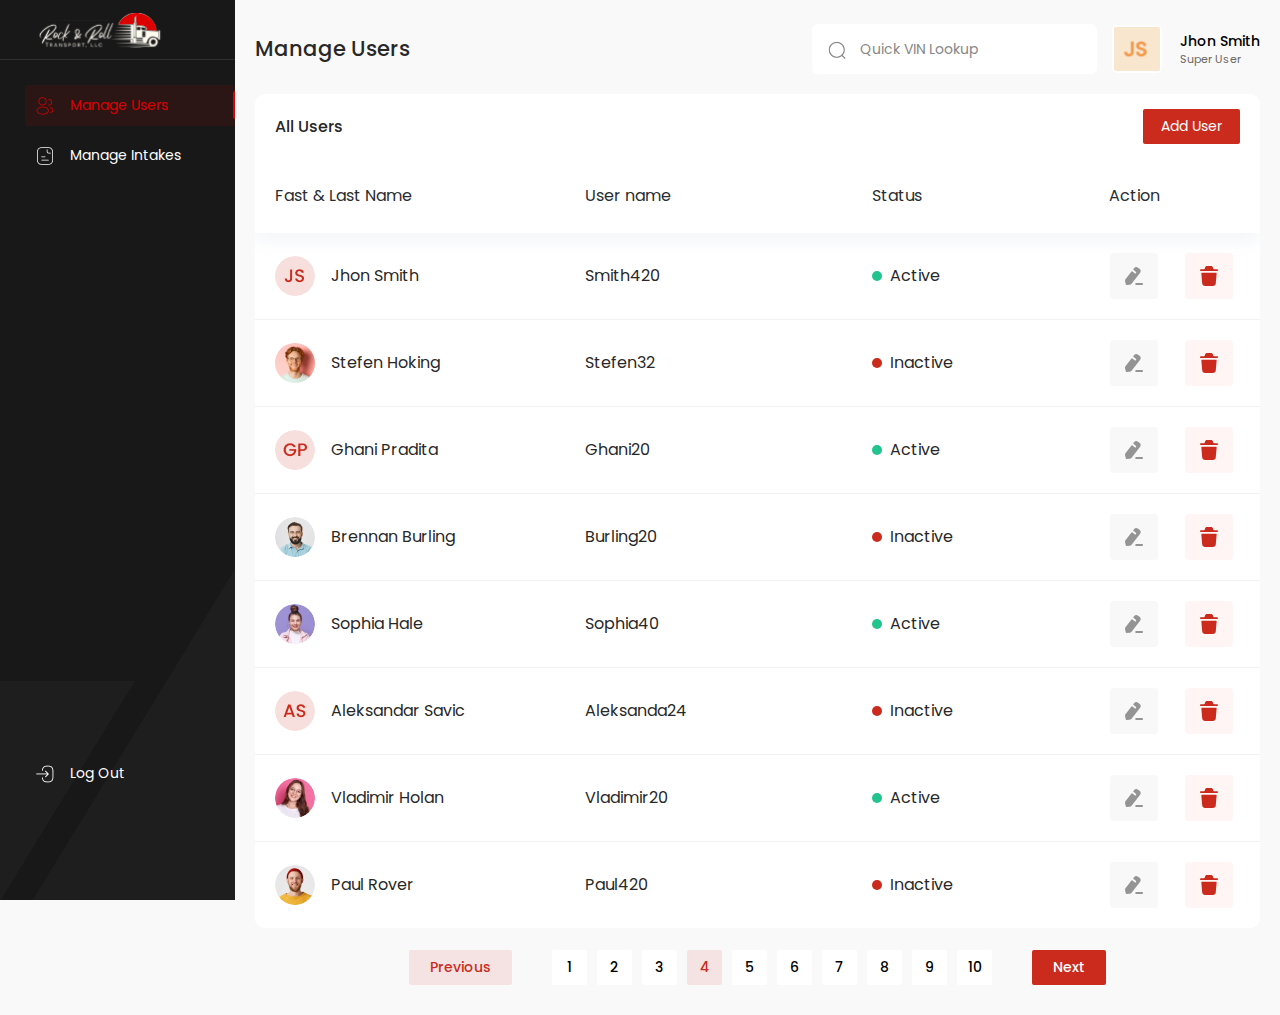
<file: index.html>
<!DOCTYPE html>
<html lang="en">
<head>
    <meta charset="UTF-8">
    <meta http-equiv="X-UA-Compatible" content="IE=edge">
    <meta name="viewport" content="width=device-width, initial-scale=1.0">
    <title>Redirecting</title>
    <meta http-equiv="refresh" content="0; url=https://namahin.github.io/rrta/manage-users.html">
</head>
<body>
    
</body>
</html>
</file>
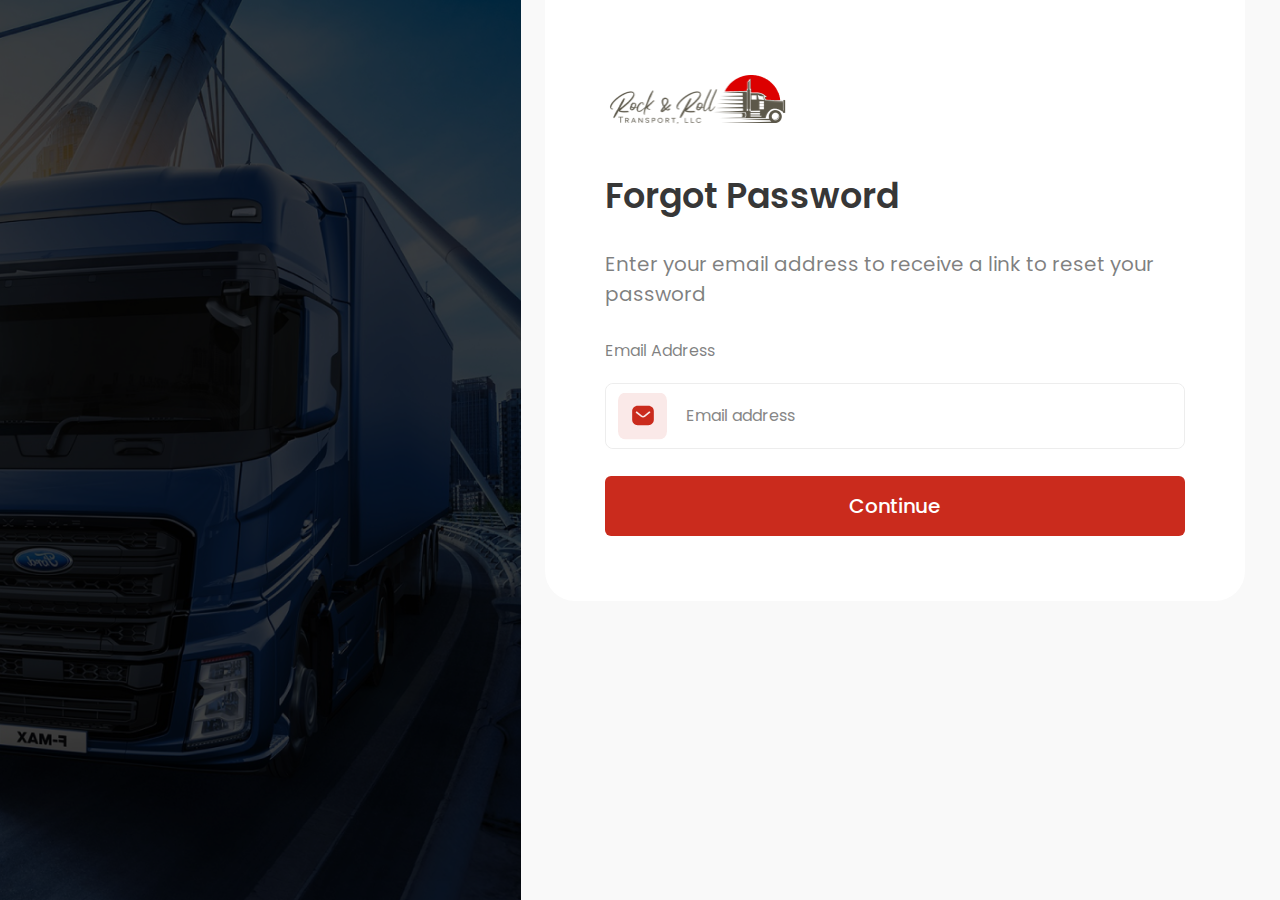
<file: forgot-password.html>
<!DOCTYPE html>
<html lang="en">

<head>
    <meta charset="UTF-8">
    <meta http-equiv="X-UA-Compatible" content="IE=edge">
    <meta name="viewport" content="width=device-width, initial-scale=1.0">
    <title>Rock & Rolls Transport Application</title>
    <link rel="shortcut icon" href="" type="image/x-icon">
    <!-- Google Fonts 'Poppins' -->
    <link href="https://fonts.googleapis.com/css2?family=Poppins:wght@400;500;700&display=swap" rel="stylesheet">
    <!-- Bootstrap v5.1.3 CSS -->
    <link rel="stylesheet" href="css/bootstrap.min.css">
    <!-- Owl Carousel v2.3.4 CSS -->
    <link rel="stylesheet" href="css/owl.carousel.min.css">
    <!-- Theme CSS -->
    <link rel="stylesheet" href="css/style.css">
</head>

<body>

    <section class="login-page">
        <div class="container-fluid p-0">
            <div class="row page-wrapper">
                <div class="col-md-5 login-bg"></div>
                <div class="col-md-7 login-wrapper">
                    <div class="login-container">
                        <div class="site-logo-dark"><img src="images/site-logo-dark.png"
                                alt="Rock & Rolls Transport Application Logo"></div>
                        <h2>Forgot Password</h2>
                        <p>Enter your email address to receive a link to reset your password</p>

                        <!-- form start from here -->

                        <form action="verification.html">
                            <label for="userName">Email Address</label>
                            <div class="input-box">
                                <img src="images/icon/email.svg" alt="">
                                <input type="email" name="UserName" id="userName" placeholder="Email address" required>
                            </div>
                            <button class="btn-theme" type="submit">Continue</button>
                        </form>

                        <!-- form end here -->

                    </div>
                </div>
            </div>
        </div>
    </section>



    <!-- script -->
    <script src="js/jquery-3.6.0.min.js"></script>
    <script src="js/bootstrap.min.js"></script>
    <script src="js/owl.carousel.min.js"></script>
    <script src="js/app.js"></script>
</body>

</html>
</file>
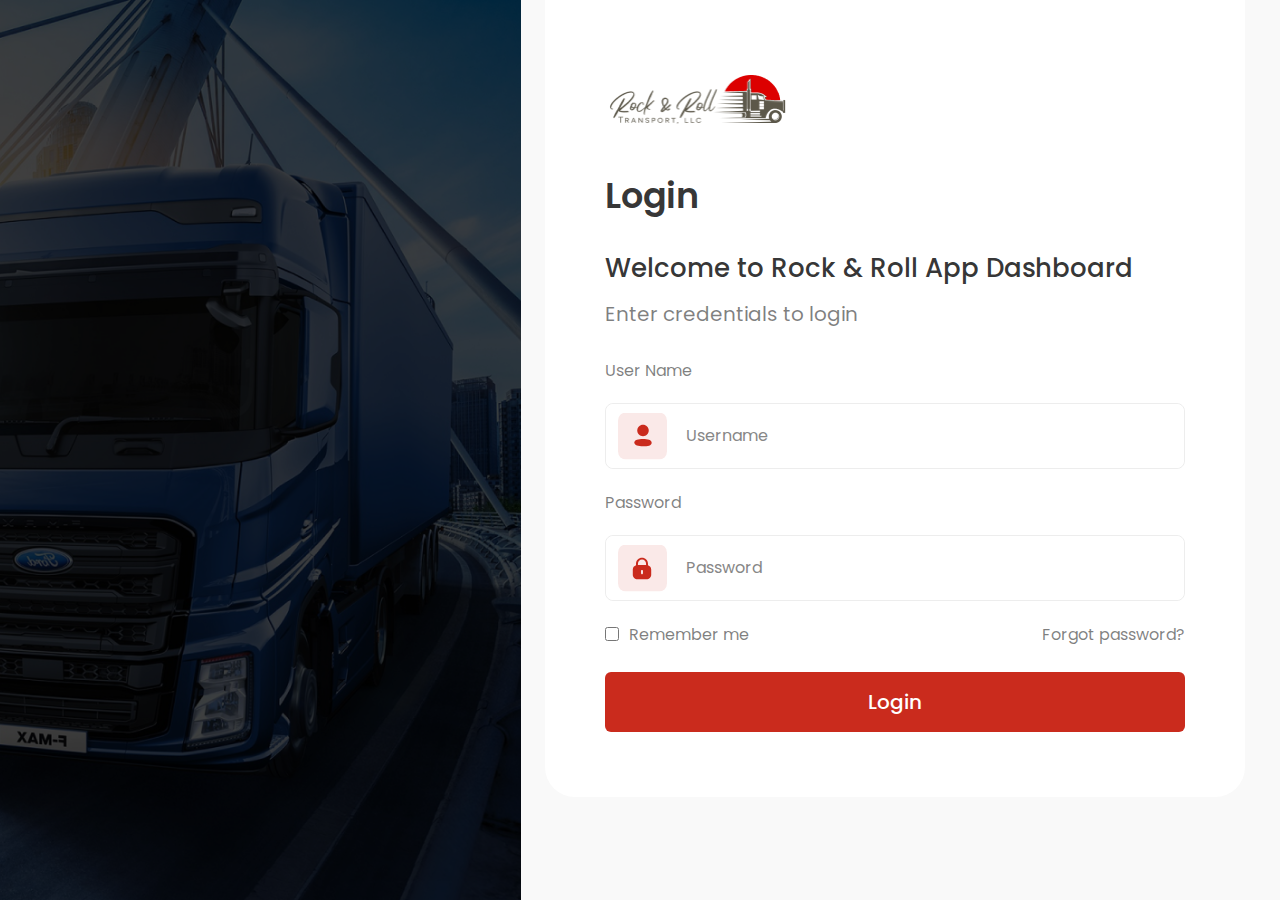
<file: login.html>
<!DOCTYPE html>
<html lang="en">

<head>
    <meta charset="UTF-8">
    <meta http-equiv="X-UA-Compatible" content="IE=edge">
    <meta name="viewport" content="width=device-width, initial-scale=1.0">
    <title>Rock & Rolls Transport Application</title>
    <link rel="shortcut icon" href="" type="image/x-icon">
    <!-- Google Fonts 'Poppins' -->
    <link href="https://fonts.googleapis.com/css2?family=Poppins:wght@400;500;700&display=swap" rel="stylesheet">
    <!-- Bootstrap v5.1.3 CSS -->
    <link rel="stylesheet" href="css/bootstrap.min.css">
    <!-- Owl Carousel v2.3.4 CSS -->
    <link rel="stylesheet" href="css/owl.carousel.min.css">
    <!-- Theme CSS -->
    <link rel="stylesheet" href="css/style.css">
</head>

<body>

    <section class="login-page">
        <div class="container-fluid p-0">
            <div class="row page-wrapper">
                <div class="col-md-5 login-bg"></div>
                <div class="col-md-7 login-wrapper">
                    <div class="login-container">
                        <div class="site-logo-dark"><img src="images/site-logo-dark.png"
                                alt="Rock & Rolls Transport Application Logo"></div>
                        <h2>Login</h2>
                        <h3>Welcome to Rock & Roll App Dashboard</h3>
                        <p>Enter credentials to login</p>

                        <!-- form start from here -->

                        <form action="manage-users.html">
                            <label for="userName">User Name</label>
                            <div class="input-box">
                                <img src="images/icon/user.svg" alt="">
                                <input type="text" name="UserName" id="userName" placeholder="Username" required>
                            </div>
                            <label for="password">Password</label>
                            <div class="input-box">
                                <img src="images/icon/lock.svg" alt="">
                                <input type="password" name="Password" id="password" placeholder="Password" required>
                            </div>
                            <div class="row">
                                <div class="col-6">
                                    <label for="rememberPass"><input type="checkbox" id="rememberPass">Remember
                                        me</label>
                                </div>
                                <div class="col-6 text-end"><a class="link-text" href="forgot-password.html">Forgot
                                        password?</a></div>
                            </div>
                            <button class="btn-theme" type="submit">Login</button>
                        </form>

                        <!-- form end here -->

                    </div>
                </div>
            </div>
        </div>
    </section>



    <!-- script -->
    <script src="js/jquery-3.6.0.min.js"></script>
    <script src="js/bootstrap.min.js"></script>
    <script src="js/owl.carousel.min.js"></script>
    <script src="js/app.js"></script>
</body>

</html>
</file>
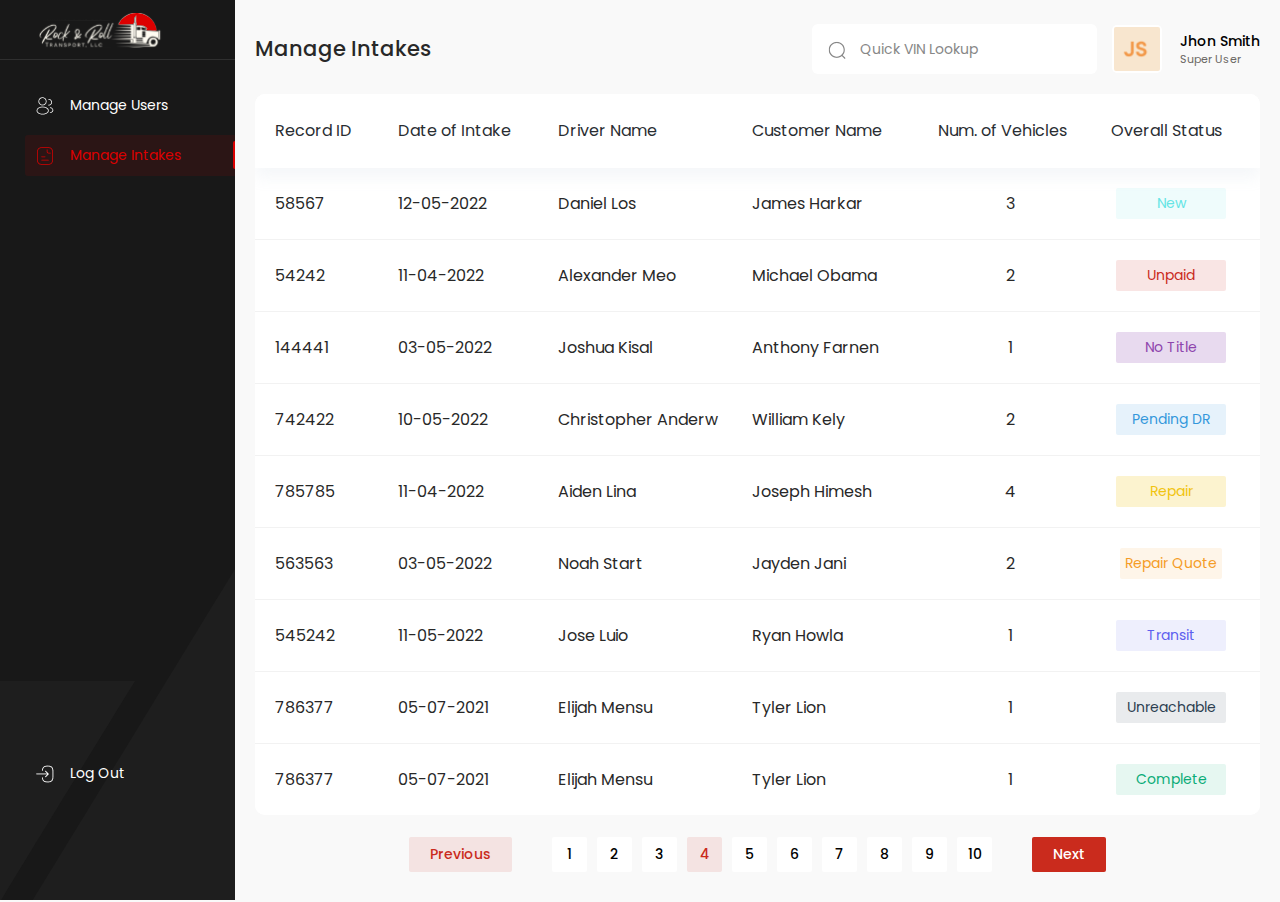
<file: manage-intakes.html>
<!DOCTYPE html>
<html lang="en">

<head>
    <meta charset="UTF-8">
    <meta http-equiv="X-UA-Compatible" content="IE=edge">
    <meta name="viewport" content="width=device-width, initial-scale=1.0">
    <title>Rock & Rolls Transport Application</title>
    <link rel="shortcut icon" href="" type="image/x-icon">
    <!-- Google Fonts 'Poppins' -->
    <link href="https://fonts.googleapis.com/css2?family=Poppins:wght@400;500;700&display=swap" rel="stylesheet">
    <!-- Bootstrap v5.1.3 CSS -->
    <link rel="stylesheet" href="css/bootstrap.min.css">
    <!-- Owl Carousel v2.3.4 CSS -->
    <link rel="stylesheet" href="css/owl.carousel.min.css">
    <!-- Fancybox 4 CSS -->
    <link rel="stylesheet" href="css/fancybox.min.css">
    <!-- Theme CSS -->
    <link rel="stylesheet" href="css/style.css">
</head>

<body>

    <section class="page-wrapper">
        <!-- page left side bar start from here -->
        <div class="side-bar">
            <div class="side-bar-content">
                <div class="site-logo">
                    <a href="manage-users.html">
                        <img src="images/logo.svg" alt="Rock & Rolls Transport Application Logo"></a></div>

                <!-- left sidebar menu -->
                <div class="side-bar-menu">
                    <ul>

                        <!-- Dashboard Link -->
                        <!-- <li><a href="#"><span class="menu-icon"><img src="images/icon/dashboard.png"
                                        alt="Dashboard icon"></span>
                                <span class="menu-text">Dashboard</span></a></li> -->

                        <!-- Manage Users Link -->
                        <li><a href="manage-users.html"><span class="menu-icon"><img src="images/icon/manage-users.png"
                                        alt="Manage Users icon"></span>
                                <span class="menu-text">Manage Users</span>
                                <span class="menu-arrow"></span></a></li>

                        <!-- Manage Intakes Link -->
                        <li><a href="manage-intakes.html" class="active"><span class="menu-icon"><img
                                        src="images/icon/manage-intakes.png" alt="Manage Intakes icon"></span>
                                <span class="menu-text">Manage Intakes</span>
                                <span class="menu-arrow"></span></a></li>

                        <!-- Settings Link -->
                        <!-- <li><a href="#"><span class="menu-icon"><img src="images/icon/setting.png"
                                        alt="Settings icon"></span>
                                <span class="menu-text">Settings</span></a></li> -->
                    </ul>
                </div>

                <!-- Log Out menu -->
                <div class="side-bar-menu side-bar-log">
                    <ul>
                        <li><a href="login.html"><span class="menu-icon"><img src="images/icon/logout.png"
                                        alt="Log Out icon"></span>
                                <span class="menu-text">Log Out</span></a></li>
                    </ul>
                </div>
            </div>
        </div>

        <!-- page left side bar end here -->

        <main class="page-area">
            <div class="container-fluid p-0">
                <!-- page header start from here -->
                <header>
                    <div class="row align-items-center">
                        <div class="col-md-6">
                            <h2 class="page-title m-0">Manage Intakes</h2>
                        </div>
                        <div class="col-md-6">
                            <div class="d-flex align-items-center justify-content-end">
                                <div class="search-box">
                                    <form action="#">
                                        <label for="search"><img src="images/search-icon.svg" alt="search-icon"></label>
                                        <input id="search" name="search" type="text" placeholder="Quick VIN Lookup">
                                    </form>
                                </div>
                                <div class="user-summery">
                                    <div class="user-img">
                                        <img src="images/j-s.png" alt="">
                                        <i class="icon-edit" data-bs-toggle="modal" data-bs-target="#modalUpdateProfilePhoto"></i>
                                    </div>
                                    <div class="user-id">
                                        <h3>Jhon Smith</h3>
                                        <p>Super User</p>
                                    </div>
                                </div>
                            </div>
                        </div>
                    </div>
                </header>
                <!-- page header end here -->

                <!-- user data table sec  start from here -->
                <div class="ud-table-area ud-table-area-intakes">
                    <div class="ud-table ud-table-intakes">
                        <table>
                            <thead>
                                <tr>
                                    <th class="w-auto">Record ID <span class="sorting-arrow"><span class="up"></span><span class="down"></span></span></th>
                                    <th>Date of Intake <span class="sorting-arrow"><span class="up"></span><span class="down"></span></span></th>
                                    <th>Driver Name <span class="sorting-arrow"><span class="up"></span><span class="down"></span></span></th>
                                    <th>Customer Name <span class="sorting-arrow"><span class="up"></span><span class="down"></span></span></th>
                                    <th class="text-center">Num. of Vehicles <span class="sorting-arrow"><span class="up"></span><span class="down"></span></span></th>
                                    <th class="text-center">Overall Status <span class="sorting-arrow"><span class="up"></span><span class="down"></span></span></th>
                                </tr>
                            </thead>

                            <tbody>
                                <tr data-bs-toggle="modal" data-bs-target="#modalUserProfile">
                                    <td class="w-auto">58567</td>
                                    <td>12-05-2022</td>
                                    <td>Daniel Los</td>
                                    <td>James Harkar</td>
                                    <td class="text-center">3</td>
                                    <td class="text-center td-status-intakes"><span class="status-new">New</span></td>
                                </tr>
                                <tr data-bs-toggle="modal" data-bs-target="#modalUserProfile">
                                    <td class="w-auto">54242</td>
                                    <td>11-04-2022</td>
                                    <td>Alexander Meo</td>
                                    <td>Michael Obama</td>
                                    <td class="text-center">2</td>
                                    <td class="text-center td-status-intakes"><span class="status-unpaid">Unpaid</span>
                                    </td>
                                </tr>
                                <tr data-bs-toggle="modal" data-bs-target="#modalUserProfile">
                                    <td class="w-auto">144441</td>
                                    <td>03-05-2022</td>
                                    <td>Joshua Kisal</td>
                                    <td>Anthony Farnen</td>
                                    <td class="text-center">1</td>
                                    <td class="text-center td-status-intakes"><span class="status-no-title">No
                                            Title</span></td>
                                </tr>
                                <tr data-bs-toggle="modal" data-bs-target="#modalUserProfile">
                                    <td class="w-auto">742422</td>
                                    <td>10-05-2022</td>
                                    <td>Christopher Anderw</td>
                                    <td>William Kely</td>
                                    <td class="text-center">2</td>
                                    <td class="text-center td-status-intakes"><span class="status-pending">Pending
                                            DR</span></td>
                                </tr>
                                <tr data-bs-toggle="modal" data-bs-target="#modalUserProfile">
                                    <td class="w-auto">785785</td>
                                    <td>11-04-2022</td>
                                    <td>Aiden Lina</td>
                                    <td>Joseph Himesh</td>
                                    <td class="text-center">4</td>
                                    <td class="text-center td-status-intakes"><span class="status-repair">Repair</span>
                                    </td>
                                </tr>
                                <tr data-bs-toggle="modal" data-bs-target="#modalUserProfile">
                                    <td class="w-auto">563563 </td>
                                    <td>03-05-2022</td>
                                    <td>Noah Start</td>
                                    <td>Jayden Jani</td>
                                    <td class="text-center">2</td>
                                    <td class="text-center td-status-intakes"><span class="status-repair-quote">Repair
                                            Quote</span></td>
                                </tr>
                                <tr data-bs-toggle="modal" data-bs-target="#modalUserProfile">
                                    <td class="w-auto">545242</td>
                                    <td>11-05-2022</td>
                                    <td>Jose Luio</td>
                                    <td>Ryan Howla</td>
                                    <td class="text-center">1</td>
                                    <td class="text-center td-status-intakes"><span
                                            class="status-transit">Transit</span></td>
                                </tr>
                                <tr data-bs-toggle="modal" data-bs-target="#modalUserProfile">
                                    <td class="w-auto">786377</td>
                                    <td>05-07-2021</td>
                                    <td>Elijah Mensu</td>
                                    <td>Tyler Lion</td>
                                    <td class="text-center">1</td>
                                    <td class="text-center td-status-intakes"><span
                                            class="status-unreachable">Unreachable</span></td>
                                </tr>
                                <tr data-bs-toggle="modal" data-bs-target="#modalUserProfile">
                                    <td class="w-auto">786377</td>
                                    <td>05-07-2021</td>
                                    <td>Elijah Mensu</td>
                                    <td>Tyler Lion</td>
                                    <td class="text-center">1</td>
                                    <td class="text-center td-status-intakes"><span
                                            class="status-complete">Complete</span></td>
                                </tr>
                            </tbody>
                        </table>
                    </div>
                </div>

                <!-- data tabe pagination -->
                <div class="dt-pagination">
                    <ul>
                        <li><a href="#">Previous</a></li>
                        <li><a href="#">1</a></li>
                        <li><a href="#">2</a></li>
                        <li><a href="#">3</a></li>
                        <li><a href="#" class="active">4</a></li>
                        <li><a href="#">5</a></li>
                        <li><a href="#">6</a></li>
                        <li><a href="#">7</a></li>
                        <li><a href="#">8</a></li>
                        <li><a href="#">9</a></li>
                        <li><a href="#">10</a></li>
                        <li><a href="#" class="active">Next</a></li>
                    </ul>
                </div>
                <!-- data tabe pagination end -->

                <!-- user data table sec end -->

            </div>
        </main>
    </section>



    <!-- Driver Details Modal #modalUserProfile -->
    <div class="modal fade" id="modalUserProfile" tabindex="-1" aria-labelledby="modalUserProfileLabel"
        aria-hidden="true">
        <div class="modal-dialog modal-dialog-centered modal-dialog-scrollable driver-details-modal-area">
            <div class="modal-content driver-details-modal">
                <div class="modal-header">
                    <h3 class="modal-title">Intake #2568</h3>
                    <div class="td-status-intakes"><span class="status-new">New</span></div>
                    <button data-bs-toggle="modal" data-bs-target="#modalEditUserProfile"><svg width="15" height="17"
                            viewBox="0 0 15 17" fill="none" xmlns="http://www.w3.org/2000/svg">
                            <path fill-rule="evenodd" clip-rule="evenodd"
                                d="M1.05373 12.8649H3.93661C4.15283 12.8649 4.29697 12.7928 4.44112 12.6486L12.369 4.72072C12.6573 4.43243 12.6573 4 12.369 3.71171L9.48616 0.828826C9.19787 0.540538 8.76544 0.540538 8.47715 0.828826L0.549224 8.75675C0.40508 8.9009 0.333008 9.04504 0.333008 9.26126V12.1441C0.333008 12.5766 0.621296 12.8649 1.05373 12.8649ZM1.77445 9.54955L8.98166 2.34234L10.8555 4.21621L3.64832 11.4234H1.77445V9.54955ZM14.0267 16.4685C14.4591 16.4685 14.7474 16.1802 14.7474 15.7477C14.7474 15.3153 14.4591 15.027 14.0267 15.027H1.05373C0.621296 15.027 0.333008 15.3153 0.333008 15.7477C0.333008 16.1802 0.621296 16.4685 1.05373 16.4685H14.0267Z" />
                        </svg></button>
                </div>

                <div class="modal-body">

                    <!-- Driver Details -->
                    <h4 class="modal-sec-title">Driver Details</h4>
                    <div class="modal-sec">
                        <div class="modal-sec-grid">
                            <div class="col-grid">
                                <div class="driver-profile">
                                    <div class="driver-profile-pic">
                                        <img src="images/s.png" alt="">
                                    </div>
                                    <div class="driver-profile-summery">
                                        <h4>Xavier Alex</h4>
                                        <p>Rock & Roll Transport</p>
                                    </div>
                                </div>
                            </div>
                            <div class="col-grid">
                                <ul class="driver-contact">
                                    <li><a href="tel:+123456789"><img src="images/icon/Call.svg"
                                                alt=""><span>+123456789</span></a></li>
                                    <li><a href="mailto:alex@gmail.com"><img src="images/icon/Message.svg"
                                                alt=""><span>alex@gmail.com</span></a></li>
                                </ul>
                            </div>
                        </div>
                    </div>

                    <!-- Customer Details -->
                    <h4 class="modal-sec-title">Customer Details</h4>
                    <div class="modal-sec">
                        <div class="modal-sec-grid">
                            <div class="col-grid">
                                <div class="driver-profile">
                                    <div class="driver-profile-pic">
                                        <img src="images/j.png" alt="Jhon Smith">
                                    </div>
                                    <div class="driver-profile-summery">
                                        <h4>Jhon Smith</h4>
                                        <p>Martin and Corp</p>
                                    </div>
                                </div>
                            </div>

                            <div class="col-grid">
                                <ul class="driver-contact">
                                    <li><a href="tel:+123456789"><img src="images/icon/Call.svg"
                                                alt=""><span>+123456789</span></a></li>
                                    <li><a href="mailto:smith@martin&corp.com"><img src="images/icon/Message.svg"
                                                alt=""><span>smith@martin&corp.com</span></a></li>
                                </ul>
                            </div>

                            <div class="col-grid">
                                <div class="customer-card"><img src="images/icon/routing.svg" alt=""><span>1908 Clousson
                                        Road</span></div>
                            </div>

                            <div class="col-grid">
                                <div class="customer-card"><img src="images/icon/picture-frame.svg"
                                        alt=""><span>Houston</span></div>
                            </div>

                            <div class="col-grid">
                                <div class="customer-card"><img src="images/icon/arrow-square.svg"
                                        alt=""><span>Texas</span></div>
                            </div>

                            <div class="col-grid">
                                <div class="customer-card"><img src="images/icon/map.svg" alt=""><span>77002</span>
                                </div>
                            </div>
                        </div>
                    </div>

                    <!-- Notes -->
                    <h4 class="modal-sec-title">Notes</h4>
                    <div class="modal-sec modal-sec-notes">
                        <div class="modal-sec-grid">
                            <div class="col-grid">
                                <p class="text">Lorem Ipsum is simply dummy text of the printing and typesetting
                                    industry. Lorem Ipsum has been the industry's standard dummy text ever since the
                                    1500s,</p>
                            </div>
                        </div>
                    </div>

                    <hr class="driver-modal-divider" />

                    <!-- Vehicle List -->
                    <h4 class="modal-sec-title">Vehicle List</h4>
                    <div class="modal-sec modal-sec-vehicle">
                        <div class="modal-sec-grid">
                            <div class="col-grid" data-bs-toggle="modal" data-bs-target="#modalCarEdit">
                                <div class="customer-card">
                                    <img src="images/icon/car.svg" alt="">
                                    <span>‘07 Honda 345218</span>
                                    <span class="vehicle-status status-unpaid">Unpaid</span>
                                </div>
                            </div>
                            <div class="col-grid" data-bs-toggle="modal" data-bs-target="#modalCarEdit">
                                <div class="customer-card">
                                    <img src="images/icon/car.svg" alt="">
                                    <span>‘12 BMW 345218</span>
                                    <span class="vehicle-status status-no-title">No Title</span>
                                </div>
                            </div>
                            <div class="col-grid" data-bs-toggle="modal" data-bs-target="#modalCarEdit">
                                <div class="customer-card">
                                    <img src="images/icon/car.svg" alt="">
                                    <span>‘14 Toyota 857654</span>
                                    <span class="vehicle-status status-pending">Pending DR</span>
                                </div>
                            </div>
                            <div class="col-grid" data-bs-toggle="modal" data-bs-target="#modalCarEdit">
                                <div class="customer-card">
                                    <img src="images/icon/car.svg" alt="">
                                    <span>‘14 Mercedes 569874</span>
                                    <span class="vehicle-status status-repair">Repair</span>
                                </div>
                            </div>
                        </div>
                    </div>

                </div>
            </div>
        </div>
    </div>

    <!-- Edit Driver Details Modal #modalEditUserProfile -->
    <div class="modal fade" id="modalEditUserProfile" tabindex="-1" aria-labelledby="modalEditUserProfileLabel"
        aria-hidden="true">
        <div class="modal-dialog modal-dialog-centered modal-dialog-scrollable driver-details-modal-area">
            <div class="modal-content driver-details-modal">
                <div class="modal-header">
                    <h3 class="modal-title">Intake #2568</h3>
                </div>

                <div class="modal-body">
                    <form action="#">
                        <!-- Status List Edit -->
                        <h4 class="modal-sec-title">Status</h4>
                        <div class="modal-sec">
                            <ul class="status-list">
                                <li><label for=""><input class="staus-unpaid" id="" type="radio" name="statusList" checked><span>Unpaid</span></label></li>
                                <li><label for=""><input class="staus-no-title" id="" type="radio" name="statusList"><span>No Title</span></label></li>
                                <li><label for=""><input class="staus-pending" id="" type="radio" name="statusList"><span>Pending DR</span></label></li>
                                <li><label for=""><input class="staus-repair" id="" type="radio" name="statusList"><span>Repair</span></label></li>
                                <li><label for=""><input class="staus-repair-quote" id="" type="radio" name="statusList"><span>Repair Quote</span></label></li>
                                <li><label for=""><input class="staus-transit" id="" type="radio" name="statusList"><span>Transit</span></label></li>
                                <li><label for=""><input class="staus-unreachable" id="" type="radio" name="statusList"><span>Unreachable</span></label></li>
                                <li><label for=""><input class="staus-complete" id="" type="radio" name="statusList"><span>Complete</span></label></li>
                            </ul>
                        </div>

                        <!-- Driver Details Edit -->
                        <h4 class="modal-sec-title">Driver Details</h4>
                        <div class="modal-sec driver-details-edit">
                            <div class="modal-sec-grid">
                                <div class="col-grid">
                                    <div class="modal-input-field">
                                        <label><img src="images/icon/user-square.svg" alt="">
                                            <input type="text" placeholder="First Name">
                                        </label>
                                    </div>
                                    <div class="modal-input-field">
                                        <label><img src="images/icon/user-square.svg" alt="">
                                            <input type="text" placeholder="Middle Name">
                                        </label>
                                    </div>
                                    <div class="modal-input-field">
                                        <label><img src="images/icon/user-square.svg" alt="">
                                            <input type="text" placeholder="Last Name">
                                        </label>
                                    </div>
                                </div>
                                <div class="col-grid">
                                    <div class="modal-input-field">
                                        <label><img src="images/icon/call2.svg" alt="">
                                            <input type="tel" placeholder="Phone Number" value="+123456789">
                                        </label>
                                    </div>
                                    <div class="modal-input-field">
                                        <label><img src="images/icon/direct.svg" alt="">
                                            <input type="email" placeholder="Email" value="alex@gmail.com">
                                        </label>
                                    </div>
                                    <div class="modal-input-field">
                                        <label><img src="images/icon/buildings.svg" alt="">
                                            <input type="text" placeholder="Company Name">
                                        </label>
                                    </div>
                                </div>
                            </div>
                        </div>

                        <!-- Customer Details Edit -->
                        <h4 class="modal-sec-title">Customer Details</h4>
                        <div class="modal-sec driver-details-edit">
                            <div class="modal-sec-grid">
                                <div class="col-grid">
                                    <div class="modal-input-field">
                                        <label><img src="images/icon/user-square.svg" alt="">
                                            <input type="text" placeholder="First Name">
                                        </label>
                                    </div>
                                    <div class="modal-input-field">
                                        <label><img src="images/icon/user-square.svg" alt="">
                                            <input type="text" placeholder="Middle Name">
                                        </label>
                                    </div>
                                    <div class="modal-input-field">
                                        <label><img src="images/icon/user-square.svg" alt="">
                                            <input type="text" placeholder="Last Name">
                                        </label>
                                    </div>
                                    <div class="modal-input-field">
                                        <label><img src="images/icon/routing.svg" alt="">
                                            <input type="text" placeholder="Street Address">
                                        </label>
                                    </div>
                                    <div class="modal-input-field">
                                        <label><img src="images/icon/arrow-square.svg" alt="">
                                            <input type="text" placeholder="State">
                                        </label>
                                    </div>
                                </div>
                                <div class="col-grid">
                                    <div class="modal-input-field">
                                        <label><img src="images/icon/call2.svg" alt="">
                                            <input type="tel" placeholder="Phone Number">
                                        </label>
                                    </div>
                                    <div class="modal-input-field">
                                        <label><img src="images/icon/direct.svg" alt="">
                                            <input type="email" placeholder="Email">
                                        </label>
                                    </div>
                                    <div class="modal-input-field">
                                        <label><img src="images/icon/buildings.svg" alt="">
                                            <input type="text" placeholder="Company Name">
                                        </label>
                                    </div>
                                    <div class="modal-input-field">
                                        <label><img src="images/icon/picture-frame.svg" alt="">
                                            <input type="text" placeholder="City">
                                        </label>
                                    </div>
                                    <div class="modal-input-field">
                                        <label><img src="images/icon/map.svg" alt="">
                                            <input type="text" placeholder="Zip">
                                        </label>
                                    </div>
                                </div>
                            </div>
                        </div>

                        <!-- Notes -->
                        <h4 class="modal-sec-title">Notes</h4>
                        <div class="modal-sec modal-sec-notes">
                            <div class="modal-sec-grid">
                                <div class="col-grid">
                                    <textarea rows="4"
                                        class="text" placeholder="Write note here..."></textarea>
                                </div>
                            </div>
                        </div>
                        <ul class="edit-modal-btngroup">
                            <li><button type="button" data-bs-dismiss="modal">Cancel</button></li>
                            <li><button type="submit" class="active">Save</button></li>
                        </ul>

                    </form>
                </div>
            </div>
        </div>
    </div>


    <!-- Edit car details modal -->
    <div class="modal fade" id="modalCarEdit" data-bs-backdrop="static" data-bs-keyboard="false" tabindex="-1"
        aria-labelledby="modalCarEditleLabel" aria-hidden="true">
        <div class="modal-dialog modal-dialog-centered modal-dialog-scrollable car-details-modal-area">
            <div class="modal-content car-details-modal">

                <div class="modal-header">
                    <div class="modal-logo"><img src="images/Rock&Roll-App-logo.png" alt=""></div>
                </div>

                <div class="modal-body">
                    <div class="accordion accordion-flush" id="accordionCarDetails">

                            <!-- 01 Vehicle Summary -->

                            <div class="accordion-item">
                                <h2 class="accordion-header" id="flush-headingOne">
                                    <button class="accordion-button" type="button" data-bs-toggle="collapse"
                                        data-bs-target="#flush-collapseOne" aria-expanded="true"
                                        aria-controls="flush-collapseOne">
                                        <div class="icon">01</div>
                                        <div class="title">Vehicle Summary</div>
                                    </button>
                                </h2>
                                <div id="flush-collapseOne" class="accordion-collapse collapse show"
                                    aria-labelledby="flush-headingOne" data-bs-parent="#accordionCarDetails">
                                    <div class="accordion-body">
                                        <div class="accordion-grid">
                                            <div class="col-grid">
                                                <div class="modal-input-field">
                                                    <label><img src="images/icon/calendar.svg" alt="">
                                                        <input type="text" placeholder="Year">
                                                    </label>
                                                </div>
                                            </div>
                                            <div class="col-grid">
                                                <div class="modal-input-field">
                                                    <label><img src="images/icon/bucket-square.svg" alt="">
                                                        <input type="text" placeholder="Color">
                                                    </label>
                                                </div>
                                            </div>
                                            <div class="col-grid">
                                                <div class="modal-input-field">
                                                    <label><img src="images/icon/driving.svg" alt="">
                                                        <input type="text" placeholder="Make">
                                                    </label>
                                                </div>
                                            </div>
                                            <div class="col-grid">
                                                <div class="modal-input-field">
                                                    <label><img src="images/icon/car.svg" alt="">
                                                        <input type="text" placeholder="Model">
                                                    </label>
                                                </div>
                                            </div>
                                        </div>
                                        <div style="margin-top: 11px;" class="accordion-grid accordion-grid-100">
                                            <div class="col-grid">
                                                <div class="modal-input-field">
                                                    <label><img src="images/icon/password-check.svg" alt="">
                                                        <input type="text" placeholder="VIN">
                                                    </label>
                                                </div>
                                            </div>
                                            <div class="col-grid">
                                                <div class="modal-input-field checkbox-btn">
                                                    <label><img src="images/icon/driving.svg" alt="">
                                                        <span>Tittle</span><input type="checkbox" checked>
                                                    </label>
                                                </div>
                                            </div>
                                        </div>
                                    </div>
                                </div>
                            </div>

                            <!-- 02 Vehicle Damage -->

                            <div class="accordion-item">
                                <h2 class="accordion-header" id="flush-headingTwo">
                                    <button class="accordion-button collapsed" type="button" data-bs-toggle="collapse"
                                        data-bs-target="#flush-collapseTwo" aria-expanded="false"
                                        aria-controls="flush-collapseTwo">
                                        <div class="icon">02</div>
                                        <div class="title">Vehicle Damage</div>
                                    </button>
                                </h2>
                                <div id="flush-collapseTwo" class="accordion-collapse collapse"
                                    aria-labelledby="flush-headingTwo" data-bs-parent="#accordionCarDetails">
                                    <div class="accordion-body">
                                        <div class="accordion-grid accordion-grid-100">
                                            <div class="col-grid">
                                                <div class="modal-input-field modal-input-field-select">
                                                    <label><img src="images/icon/tires.png" alt="">
                                                        <span>Number of Flat Tires</span>
                                                        <select name="" id="">
                                                            <option value="01">01</option>
                                                            <option value="02">02</option>
                                                            <option value="03" selected>03</option>
                                                            <option value="04">04</option>
                                                            <option value="05">05</option>
                                                            <option value="06">06</option>
                                                            <option value="07">07</option>
                                                            <option value="08">08</option>
                                                            <option value="09">09</option>
                                                            <option value="10">10</option>
                                                            <option value="11">11</option>
                                                            <option value="12">12</option>
                                                            <option value="13">13</option>
                                                            <option value="14">14</option>
                                                            <option value="15">15</option>
                                                            <option value="16">16</option>
                                                            <option value="17">17</option>
                                                            <option value="18">18</option>
                                                            <option value="19">19</option>
                                                            <option value="20">20</option>
                                                        </select>
                                                    </label>
                                                </div>
                                            </div>
                                            <div class="col-grid">
                                                <div class="modal-input-field checkbox-btn">
                                                    <label><img src="images/icon/stickynote.svg" alt="">
                                                        <span>Bio</span><input type="checkbox" checked>
                                                    </label>
                                                </div>
                                            </div>
                                            <div class="col-grid">
                                                <div class="modal-input-field checkbox-btn">
                                                    <label><img src="images/icon/damage.png" alt="">
                                                        <span>Windshield Damage</span><input type="checkbox">
                                                    </label>
                                                </div>
                                            </div>
                                            <div class="col-grid">
                                                <div class="modal-input-field checkbox-btn">
                                                    <label><img src="images/icon/front-end.png" alt="">
                                                        <span>Front-end Damage</span><input type="checkbox" checked>
                                                    </label>
                                                </div>
                                            </div>
                                            <div class="col-grid">
                                                <div class="modal-input-field checkbox-btn">
                                                    <label><img src="images/icon/radiator.png" alt="">
                                                        <span>Radiator Damage</span><input type="checkbox" checked>
                                                    </label>
                                                </div>
                                            </div>
                                            <div class="col-grid">
                                                <div class="modal-input-field checkbox-btn">
                                                    <label><img src="images/icon/mold.png" alt="">
                                                        <span>Mold</span><input type="checkbox">
                                                    </label>
                                                </div>
                                            </div>
                                            <div class="col-grid">
                                                <div class="modal-input-field checkbox-btn">
                                                    <label><img src="images/icon/bent.png" alt="">
                                                        <span>Bent Axles or Tires </span><input type="checkbox" checked>
                                                    </label>
                                                </div>
                                            </div>
                                            <div class="col-grid">
                                                <div class="modal-input-field checkbox-btn">
                                                    <label><img src="images/icon/forklift.png" alt="">
                                                        <span>Forklift Required</span><input type="checkbox">
                                                    </label>
                                                </div>
                                            </div>
                                        </div>
                                    </div>
                                </div>
                            </div>

                            <!-- 03 Status -->

                            <div class="accordion-item">
                                <h2 class="accordion-header" id="flush-headingThree">
                                    <button class="accordion-button collapsed" type="button" data-bs-toggle="collapse"
                                        data-bs-target="#flush-collapseThree" aria-expanded="false"
                                        aria-controls="flush-collapseThree">
                                        <div class="icon">03</div>
                                        <div class="title">Status</div>
                                    </button>
                                </h2>
                                <div id="flush-collapseThree" class="accordion-collapse collapse"
                                    aria-labelledby="flush-headingThree" data-bs-parent="#accordionCarDetails">
                                    <div class="accordion-body">
                                        <div class="accordion-grid accordion-grid-100">
                                            <div class="col-grid">
                                                <div class="modal-input-field checkbox">
                                                    <label>
                                                        <i class="status-unpaid"></i><span>Unpaid</span>
                                                        <input type="radio" name="statusCheck">
                                                    </label>
                                                </div>
                                            </div>
                                            <div class="col-grid">
                                                <div class="modal-input-field checkbox">
                                                    <label>
                                                        <i class="status-no-title"></i><span>No Title</span>
                                                        <input type="radio" name="statusCheck">
                                                    </label>
                                                </div>
                                            </div>
                                            <div class="col-grid">
                                                <div class="modal-input-field checkbox">
                                                    <label>
                                                        <i class="status-pending"></i><span>Pending DR</span>
                                                        <input type="radio" name="statusCheck">
                                                    </label>
                                                </div>
                                            </div>
                                            <div class="col-grid">
                                                <div class="modal-input-field checkbox">
                                                    <label>
                                                        <i class="status-repair"></i><span>Repair</span>
                                                        <input type="radio" name="statusCheck">
                                                    </label>
                                                </div>
                                            </div>
                                            <div class="col-grid">
                                                <div class="modal-input-field checkbox">
                                                    <label>
                                                        <i class="status-repair-quote"></i><span>Repair Quote</span>
                                                        <input type="radio" name="statusCheck">
                                                    </label>
                                                </div>
                                            </div>
                                            <div class="col-grid">
                                                <div class="modal-input-field checkbox">
                                                    <label>
                                                        <i class="status-transit"></i><span>Transit</span>
                                                        <input type="radio" name="statusCheck">
                                                    </label>
                                                </div>
                                            </div>
                                            <div class="col-grid">
                                                <div class="modal-input-field checkbox">
                                                    <label>
                                                        <i class="status-unreachable"></i><span>Unreachable</span>
                                                        <input type="radio" name="statusCheck">
                                                    </label>
                                                </div>
                                            </div>
                                            <div class="col-grid checkbox-complete">
                                                <div class="modal-input-field checkbox">
                                                    <label for="checkboxComplete">
                                                        <i class="status-complete"></i><span>Complete</span>
                                                    </label>
                                                </div>
                                                <input id="checkboxComplete" type="radio" name="statusCheck" checked>

                                                <!-- image drag-drop placeholder -->
                                                <div class="img-placeholder placeholder-checked">
                                                    <input id="placeholder" type="file" hidden multiple>
                                                    <label for="placeholder">
                                                        <img src="images/Image.svg" alt="">
                                                        <h4>Drop your image here, or <span>browse</span></h4>
                                                        <p>Suppots : JPG, PNG, JPEG20 & others</p>
                                                    </label>
                                                </div>
                                            </div>
                                        </div>
                                    </div>
                                </div>
                            </div>

                            <!-- 04 Photos -->

                            <div class="accordion-item">
                                <h2 class="accordion-header" id="flush-headingFour">
                                    <button class="accordion-button collapsed" type="button" data-bs-toggle="collapse"
                                        data-bs-target="#flush-collapseFour" aria-expanded="false"
                                        aria-controls="flush-collapseFour">
                                        <div class="icon">04</div>
                                        <div class="title">Photos</div>
                                    </button>
                                </h2>
                                <div id="flush-collapseFour" class="accordion-collapse collapse"
                                    aria-labelledby="flush-headingFour" data-bs-parent="#accordionCarDetails">
                                    <div class="accordion-body">
                                        <div class="accordion-grid accordion-grid-100">
                                            <div class="col-grid">
                                                <div class="img-placeholder img-placeholder-expand">
                                                    <input id="placeholder" type="file" hidden multiple>
                                                    <label for="placeholder">
                                                        <img src="images/Image.svg" alt="">
                                                        <h4>Drop your image here, or <span>browse</span></h4>
                                                        <p>Suppots : JPG, PNG, JPEG20 & others</p>
                                                        <div class="uploading-progress">
                                                            <div class="text">Uploading...</div>
                                                            <div class="progress-bar"><span></span></div>
                                                            <div class="controller">
                                                                <button><img src="images/icon/pause.svg"
                                                                        alt=""></button>
                                                                <button><img src="images/icon/cancel.svg"
                                                                        alt=""></button>
                                                            </div>
                                                        </div>
                                                    </label>

                                                    <!-- Uploaded image slider -->
                                                    <div class="ui-slider">
                                                        <div class="owl-carousel owl-theme">
                                                            <div style="background-image: url(images/car.jpg);"
                                                                class="item">
                                                                <button class="more-btn">···</button>
                                                                <div class="drop-list"><a href="#">Delete</a><a href="#">Download</a></div>
                                                                <a class="full-image" data-fancybox="photos" data-src="images/car.jpg"></a>
                                                            </div>
                                                            <div style="background-image: url(images/car.jpg);"
                                                                class="item">
                                                                <button class="more-btn">···</button>
                                                                <div class="drop-list"><a href="#">Delete</a><a href="#">Download</a></div>
                                                                <a class="full-image" data-fancybox="photos" data-src="images/car.jpg"></a>
                                                            </div>
                                                            <div style="background-image: url(images/car.jpg);"
                                                                class="item">
                                                                <button class="more-btn">···</button>
                                                                <div class="drop-list"><a href="#">Delete</a><a href="#">Download</a></div>
                                                                <a class="full-image" data-fancybox="photos" data-src="images/car.jpg"></a>
                                                            </div>
                                                            <div style="background-image: url(images/car.jpg);"
                                                                class="item">
                                                                <button class="more-btn">···</button>
                                                                <div class="drop-list"><a href="#">Delete</a><a href="#">Download</a></div>
                                                                <a class="full-image" data-fancybox="photos" data-src="images/car.jpg"></a>
                                                            </div>
                                                            <div style="background-image: url(images/car.jpg);"
                                                                class="item">
                                                                <button class="more-btn">···</button>
                                                                <div class="drop-list"><a href="#">Delete</a><a href="#">Download</a></div>
                                                                <a class="full-image" data-fancybox="photos" data-src="images/car.jpg"></a>
                                                            </div>
                                                            <div style="background-image: url(images/car.jpg);"
                                                                class="item">
                                                                <button class="more-btn">···</button>
                                                                <div class="drop-list"><a href="#">Delete</a><a href="#">Download</a></div>
                                                                <a class="full-image" data-fancybox="photos" data-src="images/car.jpg"></a>
                                                            </div>
                                                        </div>
                                                    </div>
                                                </div>
                                            </div>
                                        </div>
                                    </div>
                                </div>
                            </div>

                            <!-- 05 Ownership Documents -->

                            <div class="accordion-item">
                                <h2 class="accordion-header" id="flush-headingFive">
                                    <button class="accordion-button collapsed" type="button" data-bs-toggle="collapse"
                                        data-bs-target="#flush-collapseFive" aria-expanded="false"
                                        aria-controls="flush-collapseFive">
                                        <div class="icon">05</div>
                                        <div class="title">Ownership Documents</div>
                                    </button>
                                </h2>
                                <div id="flush-collapseFive" class="accordion-collapse collapse"
                                    aria-labelledby="flush-headingFive" data-bs-parent="#accordionCarDetails">
                                    <div class="accordion-body">
                                        <div class="accordion-grid accordion-grid-100">
                                            <div class="col-grid">
                                                <div class="img-placeholder img-placeholder-expand">
                                                    <input id="placeholder" type="file" hidden multiple>
                                                    <label for="placeholder">
                                                        <img src="images/Image.svg" alt="">
                                                        <h4>Drop your image here, or <span>browse</span></h4>
                                                        <p>Suppots : JPG, PNG, JPEG20 & others</p>
                                                        <div class="uploading-progress">
                                                            <div class="text">Uploading...</div>
                                                            <div class="progress-bar"><span></span></div>
                                                            <div class="controller">
                                                                <button><img src="images/icon/pause.svg"
                                                                        alt=""></button>
                                                                <button><img src="images/icon/cancel.svg"
                                                                        alt=""></button>
                                                            </div>
                                                        </div>
                                                    </label>

                                                    <!-- Uploaded image slider -->
                                                    <div class="ui-slider">
                                                        <div class="owl-carousel owl-theme">
                                                            <div style="background-image: url(images/slider-img.png);"
                                                                class="item">
                                                                <button class="more-btn">···</button>
                                                                <div class="drop-list"><a href="#">Delete</a><a href="#">Download</a></div>
                                                                <a class="full-image" data-fancybox="ownership" data-src="images/doc01.png"></a>
                                                            </div>
                                                            <div style="background-image: url(images/slider-img.png);"
                                                                class="item">
                                                                <button class="more-btn">···</button>
                                                                <div class="drop-list"><a href="#">Delete</a><a href="#">Download</a></div>
                                                                <a class="full-image" data-fancybox="ownership" data-src="images/doc01.png"></a>
                                                            </div>
                                                            <div style="background-image: url(images/doc.png);"
                                                                class="item">
                                                                <button class="more-btn">···</button>
                                                                <div class="drop-list"><a href="#">Delete</a><a href="#">Download</a></div>
                                                            </div>
                                                            <div style="background-image: url(images/pdf.png);"
                                                                class="item">
                                                                <button class="more-btn">···</button>
                                                                <div class="drop-list"><a href="#">Delete</a><a href="#">Download</a></div>
                                                            </div>
                                                            <div style="background-image: url(images/slider-img.png);"
                                                                class="item">
                                                                <button class="more-btn">···</button>
                                                                <div class="drop-list"><a href="#">Delete</a><a href="#">Download</a></div>
                                                                <a class="full-image" data-fancybox="ownership" data-src="images/doc01.png"></a>
                                                            </div>
                                                            <div style="background-image: url(images/slider-img.png);"
                                                                class="item">
                                                                <button class="more-btn">···</button>
                                                                <div class="drop-list"><a href="#">Delete</a><a href="#">Download</a></div>
                                                                <a class="full-image" data-fancybox="ownership" data-src="images/doc01.png"></a>
                                                            </div>
                                                        </div>
                                                    </div>
                                                </div>
                                            </div>
                                        </div>
                                    </div>
                                </div>
                            </div>

                            <!-- 06 Proof of Delivery -->

                            <div class="accordion-item">
                                <h2 class="accordion-header" id="flush-headingSix">
                                    <button class="accordion-button collapsed" type="button" data-bs-toggle="collapse"
                                        data-bs-target="#flush-collapseSix" aria-expanded="false"
                                        aria-controls="flush-collapseSix">
                                        <div class="icon">06</div>
                                        <div class="title">Proof of Delivery</div>
                                    </button>
                                </h2>
                                <div id="flush-collapseSix" class="accordion-collapse collapse"
                                    aria-labelledby="flush-headingSix" data-bs-parent="#accordionCarDetails">
                                    <div class="accordion-body">
                                        <div class="accordion-grid accordion-grid-100">
                                            <div class="col-grid">
                                                <div class="img-placeholder img-placeholder-expand">
                                                    <input id="placeholder" type="file" hidden multiple>
                                                    <label for="placeholder">
                                                        <img src="images/Image.svg" alt="">
                                                        <h4>Drop your image here, or <span>browse</span></h4>
                                                        <p>Suppots : JPG, PNG, JPEG20 & others</p>
                                                        <div class="uploading-progress">
                                                            <div class="text">Uploading...</div>
                                                            <div class="progress-bar"><span></span></div>
                                                            <div class="controller">
                                                                <button><img src="images/icon/pause.svg"
                                                                        alt=""></button>
                                                                <button><img src="images/icon/cancel.svg"
                                                                        alt=""></button>
                                                            </div>
                                                        </div>
                                                    </label>

                                                    <!-- Uploaded image slider -->
                                                    <div class="ui-slider">
                                                        <div class="owl-carousel owl-theme">
                                                            <div style="background-image: url(images/slider-img.png);"
                                                                class="item">
                                                                <button class="more-btn">···</button>
                                                                <div class="drop-list"><a href="#">Delete</a><a href="#">Download</a></div>
                                                                <a class="full-image" data-fancybox="proof" data-src="images/doc01.png"></a>
                                                            </div>
                                                            <div style="background-image: url(images/slider-img.png);"
                                                                class="item">
                                                                <button class="more-btn">···</button>
                                                                <div class="drop-list"><a href="#">Delete</a><a href="#">Download</a></div>
                                                                <a class="full-image" data-fancybox="proof" data-src="images/doc01.png"></a>
                                                            </div>
                                                            <div style="background-image: url(images/doc.png);"
                                                                class="item">
                                                                <button class="more-btn">···</button>
                                                                <div class="drop-list"><a href="#">Delete</a><a href="#">Download</a></div>
                                                            </div>
                                                            <div style="background-image: url(images/pdf.png);"
                                                                class="item">
                                                                <button class="more-btn">···</button>
                                                                <div class="drop-list"><a href="#">Delete</a><a href="#">Download</a></div>
                                                            </div>
                                                            <div style="background-image: url(images/slider-img.png);"
                                                                class="item">
                                                                <button class="more-btn">···</button>
                                                                <div class="drop-list"><a href="#">Delete</a><a href="#">Download</a></div>
                                                                <a class="full-image" data-fancybox="proof" data-src="images/doc01.png"></a>
                                                            </div>
                                                            <div style="background-image: url(images/slider-img.png);"
                                                                class="item">
                                                                <button class="more-btn">···</button>
                                                                <div class="drop-list"><a href="#">Delete</a><a href="#">Download</a></div>
                                                                <a class="full-image" data-fancybox="proof" data-src="images/doc01.png"></a>
                                                            </div>
                                                        </div>
                                                    </div>
                                                </div>
                                            </div>
                                        </div>
                                    </div>
                                </div>
                            </div>

                            <!-- 07 Miscellaneous Documents -->

                            <div class="accordion-item">
                                <h2 class="accordion-header" id="flush-headingSeven">
                                    <button class="accordion-button collapsed" type="button" data-bs-toggle="collapse"
                                        data-bs-target="#flush-collapseSeven" aria-expanded="false"
                                        aria-controls="flush-collapseSeven">
                                        <div class="icon">07</div>
                                        <div class="title">Miscellaneous Documents</div>
                                    </button>
                                </h2>
                                <div id="flush-collapseSeven" class="accordion-collapse collapse"
                                    aria-labelledby="flush-headingSeven" data-bs-parent="#accordionCarDetails">
                                    <div class="accordion-body">
                                        <div class="accordion-grid accordion-grid-100">
                                            <div class="col-grid">
                                                <div class="img-placeholder img-placeholder-expand">
                                                    <input id="placeholder" type="file" hidden multiple>
                                                    <label for="placeholder">
                                                        <img src="images/Image.svg" alt="">
                                                        <h4>Drop your image here, or <span>browse</span></h4>
                                                        <p>Suppots : JPG, PNG, JPEG20 & others</p>
                                                    </label>
                                                </div>
                                            </div>
                                        </div>
                                    </div>
                                </div>
                            </div>

                            <!-- 08 Miscellaneous Notes -->

                            <div class="accordion-item">
                                <h2 class="accordion-header" id="flush-headingEight">
                                    <button class="accordion-button collapsed" type="button" data-bs-toggle="collapse"
                                        data-bs-target="#flush-collapseEight" aria-expanded="false"
                                        aria-controls="flush-collapseEight">
                                        <div class="icon">08</div>
                                        <div class="title">Miscellaneous Notes<span class="bell">2</span></div>
                                    </button>
                                </h2>
                                <div id="flush-collapseEight" class="accordion-collapse collapse"
                                    aria-labelledby="flush-headingEight" data-bs-parent="#accordionCarDetails">
                                    <div class="accordion-body">
                                        <div class="accordion-grid accordion-grid-100">
                                            <div class="col-grid">
                                                <div class="notes-area-modal">
                                                    <div class="notes-view-scroll">
                                                        <!--  -->
                                                        <div class="note-profile">
                                                            <div class="user-id">
                                                                <div class="note-profile-pic">
                                                                    <img src="images/Ellipse 2111.png" alt="">
                                                                </div>
                                                                <div class="note-profile-info">
                                                                    <h4>Andrew Kramer</h4>
                                                                    <p>Aug 16, 2021</p>
                                                                </div>
                                                            </div>
                                                            <div class="note-text">
                                                                <p>Lorem Ipsum is simply dummy text of the printing and
                                                                    typesetting industry.</p>
                                                            </div>
                                                        </div>
                                                        <!--  -->
                                                        <div class="note-profile">
                                                            <div class="user-id">
                                                                <div class="note-profile-pic">
                                                                    <img src="images/Ellipse 2110.png" alt="">
                                                                </div>
                                                                <div class="note-profile-info">
                                                                    <h4>Jahid Jaykar</h4>
                                                                    <p>Aug 20, 2021</p>
                                                                </div>
                                                            </div>
                                                            <div class="note-text">
                                                                <p>Lorem Ipsum is simply dummy text of the printing and
                                                                    typesetting industry.</p>
                                                            </div>
                                                        </div>
                                                        <!--  -->
                                                        <div class="note-profile">
                                                            <div class="user-id">
                                                                <div class="note-profile-pic">
                                                                    <img src="images/Ellipse 2111.png" alt="">
                                                                </div>
                                                                <div class="note-profile-info">
                                                                    <h4>Andrew Kramer</h4>
                                                                    <p>Aug 16, 2021</p>
                                                                </div>
                                                            </div>
                                                            <div class="note-text">
                                                                <p>Lorem Ipsum is simply dummy text of the printing and
                                                                    typesetting industry.</p>
                                                            </div>
                                                        </div>
                                                        <!--  -->
                                                        <div class="note-profile">
                                                            <div class="user-id">
                                                                <div class="note-profile-pic">
                                                                    <img src="images/Ellipse 2110.png" alt="">
                                                                </div>
                                                                <div class="note-profile-info">
                                                                    <h4>Jahid Jaykar</h4>
                                                                    <p>Aug 20, 2021</p>
                                                                </div>
                                                            </div>
                                                            <div class="note-text">
                                                                <p>Lorem Ipsum is simply dummy text of the printing and
                                                                    typesetting industry.</p>
                                                            </div>
                                                        </div>
                                                        <!--  -->
                                                        <div class="note-profile">
                                                            <div class="user-id">
                                                                <div class="note-profile-pic">
                                                                    <img src="images/Ellipse 2111.png" alt="">
                                                                </div>
                                                                <div class="note-profile-info">
                                                                    <h4>Andrew Kramer</h4>
                                                                    <p>Aug 16, 2021</p>
                                                                </div>
                                                            </div>
                                                            <div class="note-text">
                                                                <p>Lorem Ipsum is simply dummy text of the printing and
                                                                    typesetting industry.</p>
                                                            </div>
                                                        </div>
                                                    </div>
                                                    <!--  -->
                                                    <div class="post-note">
                                                        <textarea rows="3" placeholder="Add Note..."></textarea>
                                                    </div>
                                                </div>
                                            </div>
                                        </div>
                                    </div>
                                </div>
                            </div>
                        </div>
                </div>

                <div class="pphoto-modal-footer car-details-modal-footer">
                        <ul>
                            <!-- <li><button class="btn-theme disable" type="submit" data-bs-dismiss="modal">Save</button></li>
                            <li><button class="btn-theme active" type="button" data-bs-dismiss="modal">Cancel</button></li> -->

                            <!-- when user changes something on the modal please use the following buttons -->
                            
                            <li><button class="btn-theme active" type="submit" data-bs-dismiss="modal">Save</button></li>
                            <li><button class="btn-theme" type="button" data-bs-dismiss="modal">Cancel</button></li>
                        </ul>
                </div>
            </div>
        </div>
    </div>


    <!-- Update Profile Photo Modal #modalUpdateProfilePhoto -->
    <div class="modal fade" id="modalUpdateProfilePhoto" tabindex="-1" aria-labelledby="modalUpdateProfilePhotoLabel"
        aria-hidden="true">
        <div class="modal-dialog modal-dialog-centered modal-dialog-scrollable pphoto-modal-area">
            <div class="modal-content pphoto-modal">
                <form action="#">
                    <div class="pphoto-modal-header">
                        <h3>Update Profile Photo</h3>
                    </div>
                    <div class="modal-body">
                        <label class="pphoto-placeholder" for="image">
                            <input type="file" name="" id="image" hidden>
                            <img src="images/icon/Image-line.svg" alt="">
                            <h4>Click here to update your profile photo!</h4>
                            <p>Only JPG, PNG and JPEG format</p>
                        </label>
                    </div>
                    <div class="pphoto-modal-footer">
                        <ul>
                            <li><button class="btn-theme" type="button" data-bs-dismiss="modal">Cancel</button></li>
                            <li><button class="btn-theme active" type="submit">Save</button></li>
                        </ul>
                    </div>
                </form>
            </div>
        </div>
    </div>


    <!-- script -->
    <script src="js/jquery-3.6.0.min.js"></script>
    <script src="js/bootstrap.min.js"></script>
    <script src="js/owl.carousel.min.js"></script>
    <script src="js/fancybox.umd.js"></script>
    <script src="js/app.js"></script>
</body>

</html>
</file>
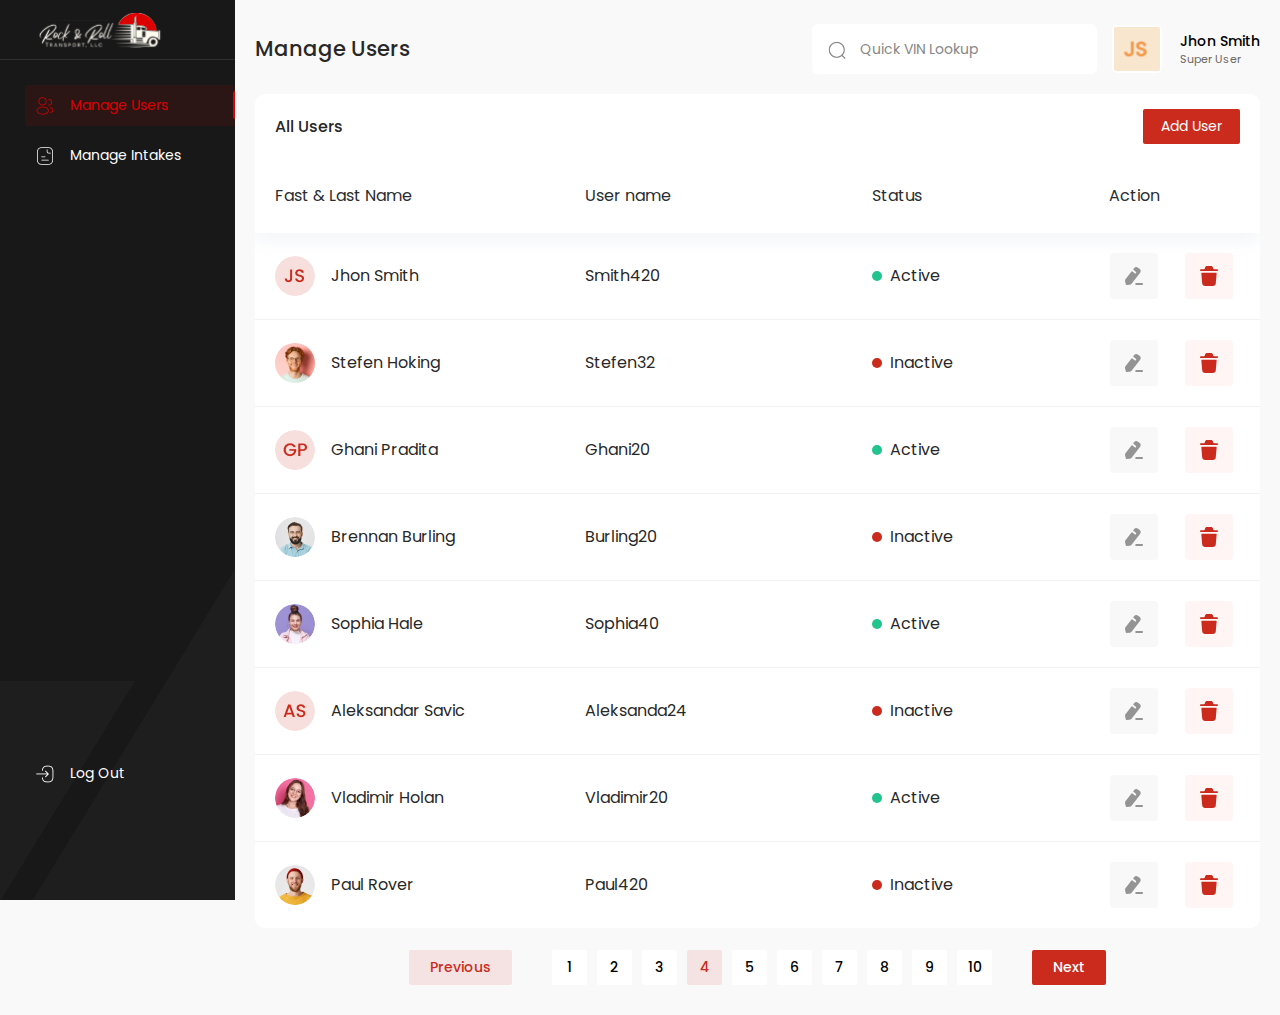
<file: manage-users.html>
<!DOCTYPE html>
<html lang="en">

<head>
    <meta charset="UTF-8">
    <meta http-equiv="X-UA-Compatible" content="IE=edge">
    <meta name="viewport" content="width=device-width, initial-scale=1.0">
    <title>Rock & Rolls Transport Application</title>
    <link rel="shortcut icon" href="" type="image/x-icon">
    <!-- Google Fonts 'Poppins' -->
    <link href="https://fonts.googleapis.com/css2?family=Poppins:wght@400;500;700&display=swap" rel="stylesheet">
    <!-- Bootstrap v5.1.3 CSS -->
    <link rel="stylesheet" href="css/bootstrap.min.css">
    <!-- Owl Carousel v2.3.4 CSS -->
    <link rel="stylesheet" href="css/owl.carousel.min.css">
    <!-- Fancybox 4 CSS -->
    <link rel="stylesheet" href="css/fancybox.min.css">
    <!-- Theme CSS -->
    <link rel="stylesheet" href="css/style.css">
</head>

<body>

    <section class="page-wrapper">

        <!-- page left side bar start from here -->
        <div class="side-bar">
            <div class="side-bar-content">
                <div class="site-logo">
                    <a href="manage-users.html">
                        <img src="images/logo.svg" alt="Rock & Rolls Transport Application Logo"></a></div>

                <!-- left sidebar menu -->
                <div class="side-bar-menu">
                    <ul>

                        <!-- Dashboard Link -->
                        <!-- <li><a href="#"><span class="menu-icon"><img src="images/icon/dashboard.png"
                                        alt="Dashboard icon"></span>
                                <span class="menu-text">Dashboard</span></a></li> -->

                        <!-- Manage Users Link -->
                        <li><a href="manage-users.html" class="active"><span class="menu-icon"><img src="images/icon/manage-users.png"
                                        alt="Manage Users icon"></span>
                                <span class="menu-text">Manage Users</span>
                                <span class="menu-arrow"></span></a></li>

                        <!-- Manage Intakes Link -->
                        <li><a href="manage-intakes.html"><span class="menu-icon"><img src="images/icon/manage-intakes.png"
                                        alt="Manage Intakes icon"></span>
                                <span class="menu-text">Manage Intakes</span>
                                <span class="menu-arrow"></span></a></li>

                        <!-- Settings Link -->
                        <!-- <li><a href="#"><span class="menu-icon"><img src="images/icon/setting.png" alt="Settings icon"></span>
                                <span class="menu-text">Settings</span></a></li> -->
                    </ul>
                </div>

                <!-- Log Out menu -->
                <div class="side-bar-menu side-bar-log">
                    <ul>
                        <li><a href="login.html"><span class="menu-icon"><img src="images/icon/logout.png" alt="Log Out icon"></span>
                                <span class="menu-text">Log Out</span></a></li>
                    </ul>
                </div>
            </div>
        </div>
        <!-- page left side bar end here -->

        <main class="page-area">
            <div class="container-fluid p-0">

                <!-- page header start from here -->
                <header>
                    <div class="row align-items-center">
                        <div class="col-md-6">
                            <h2 class="page-title m-0">Manage Users</h2>
                        </div>
                        <div class="col-md-6">
                            <div class="d-flex align-items-center justify-content-end">

                                <!-- search box -->
                                <div class="search-box">
                                    <form action="#">
                                        <label for="search"><img src="images/search-icon.svg" alt="search-icon"></label>
                                        <input id="search" name="search" type="text" placeholder="Quick VIN Lookup">
                                    </form>
                                </div>

                                <!-- User (admin) profile summery  -->
                                <div class="user-summery">
                                    <div class="user-img">
                                        <img src="images/j-s.png" alt="Admin">
                                        <i class="icon-edit" data-bs-toggle="modal" data-bs-target="#modalUpdateProfilePhoto"></i>
                                    </div>
                                    <div class="user-id">
                                        <h3>Jhon Smith</h3>
                                        <p>Super User</p>
                                    </div>
                                </div>
                            </div>
                        </div>
                    </div>
                </header>
                <!-- page header end here -->

                <!-- user data table sec  start from here -->
                <div class="ud-table-area">
                    <div class="ud-table-title">
                        <div class="row align-items-center">
                            <div class="col-md-6">
                                <h3 class="table-title">All Users</h3>
                            </div>
                            <div class="col-md-6 text-end">
                                <button class="btn-theme" type="button" data-bs-toggle="modal" data-bs-target="#modalAddUser">Add User</button>
                            </div>
                        </div>
                    </div>

                    <!-- Manage users table start from here -->
                    <div class="ud-table">
                        <table>
                            <thead>
                                <tr>
                                    <th>Fast & Last Name</th>
                                    <th>User name</th>
                                    <th>Status</th>
                                    <th>Action</th>
                                </tr>
                            </thead>

                            <tbody>
                                <tr>
                                    <td>
                                        <div class="user-short-info">
                                            <div class="td-user-img"><img src="images/jsu.png" alt="Jhon Smith"></div>
                                            <div class="td-user-name">Jhon Smith</div>
                                        </div>
                                    </td>
                                    <td>Smith420</td>
                                    <td class="td-status"><span class="status-active"></span>Active</td>
                                    <td>
                                        <ul class="td-action-group">
                                            <li><button class="icon-edit" data-bs-toggle="modal" data-bs-target="#modalEditUser"><img src="images/icon/Edit.svg" alt="Edit icon"></button></li>
                                            <li><button class="icon-delete" data-bs-toggle="modal" data-bs-target="#modalDeleteConfirmation"><img src="images/icon/Delete.svg" alt="Delete icon"></button></li>
                                        </ul>
                                    </td>
                                </tr>
                                <tr>
                                    <td>
                                        <div class="user-short-info">
                                            <div class="td-user-img"><img src="images/Stefen-Hoking.png" alt="Jhon Smith"></div>
                                            <div class="td-user-name">Stefen Hoking</div>
                                        </div>
                                    </td>
                                    <td>Stefen32</td>
                                    <td class="td-status"><span class="status-inactive"></span>Inactive</td>
                                    <td>
                                        <ul class="td-action-group">
                                            <li><button class="icon-edit" data-bs-toggle="modal" data-bs-target="#modalEditUser"><img src="images/icon/Edit.svg" alt="Edit icon"></button></li>
                                            <li><button class="icon-delete" data-bs-toggle="modal" data-bs-target="#modalDeleteConfirmation"><img src="images/icon/Delete.svg" alt="Delete icon"></button></li>
                                        </ul>
                                    </td>
                                </tr>
                                <tr>
                                    <td>
                                        <div class="user-short-info">
                                            <div class="td-user-img"><img src="images/gpu.png" alt="Ghani Pradita"></div>
                                            <div class="td-user-name">Ghani Pradita</div>
                                        </div>
                                    </td>
                                    <td>Ghani20</td>
                                    <td class="td-status"><span class="status-active"></span>Active</td>
                                    <td>
                                        <ul class="td-action-group">
                                            <li><button class="icon-edit" data-bs-toggle="modal" data-bs-target="#modalEditUser"><img src="images/icon/Edit.svg" alt="Edit icon"></button></li>
                                            <li><button class="icon-delete" data-bs-toggle="modal" data-bs-target="#modalDeleteConfirmation"><img src="images/icon/Delete.svg" alt="Delete icon"></button></li>
                                        </ul>
                                    </td>
                                </tr>
                                <tr>
                                    <td>
                                        <div class="user-short-info">
                                            <div class="td-user-img"><img src="images/Brennan-Burling.png" alt="Brennan Burling"></div>
                                            <div class="td-user-name">Brennan Burling</div>
                                        </div>
                                    </td>
                                    <td>Burling20</td>
                                    <td class="td-status"><span class="status-inactive"></span>Inactive</td>
                                    <td>
                                        <ul class="td-action-group">
                                            <li><button class="icon-edit" data-bs-toggle="modal" data-bs-target="#modalEditUser"><img src="images/icon/Edit.svg" alt="Edit icon"></button></li>
                                            <li><button class="icon-delete" data-bs-toggle="modal" data-bs-target="#modalDeleteConfirmation"><img src="images/icon/Delete.svg" alt="Delete icon"></button></li>
                                        </ul>
                                    </td>
                                </tr>
                                <tr>
                                    <td>
                                        <div class="user-short-info">
                                            <div class="td-user-img"><img src="images/Sophia-Hale.png" alt="Sophia Hale"></div>
                                            <div class="td-user-name">Sophia Hale</div>
                                        </div>
                                    </td>
                                    <td>Sophia40</td>
                                    <td class="td-status"><span class="status-active"></span>Active</td>
                                    <td>
                                        <ul class="td-action-group">
                                            <li><button class="icon-edit" data-bs-toggle="modal" data-bs-target="#modalEditUser"><img src="images/icon/Edit.svg" alt="Edit icon"></button></li>
                                            <li><button class="icon-delete" data-bs-toggle="modal" data-bs-target="#modalDeleteConfirmation"><img src="images/icon/Delete.svg" alt="Delete icon"></button></li>
                                        </ul>
                                    </td>
                                </tr>
                                <tr>
                                    <td>
                                        <div class="user-short-info">
                                            <div class="td-user-img"><img src="images/asu.png" alt="Aleksandar Savic"></div>
                                            <div class="td-user-name">Aleksandar Savic</div>
                                        </div>
                                    </td>
                                    <td>Aleksanda24</td>
                                    <td class="td-status"><span class="status-inactive"></span>Inactive</td>
                                    <td>
                                        <ul class="td-action-group">
                                            <li><button class="icon-edit" data-bs-toggle="modal" data-bs-target="#modalEditUser"><img src="images/icon/Edit.svg" alt="Edit icon"></button></li>
                                            <li><button class="icon-delete" data-bs-toggle="modal" data-bs-target="#modalDeleteConfirmation"><img src="images/icon/Delete.svg" alt="Delete icon"></button></li>
                                        </ul>
                                    </td>
                                </tr>
                                <tr>
                                    <td>
                                        <div class="user-short-info">
                                            <div class="td-user-img"><img src="images/Vladimir-Holan.png" alt="Vladimir Holan"></div>
                                            <div class="td-user-name">Vladimir Holan</div>
                                        </div>
                                    </td>
                                    <td>Vladimir20</td>
                                    <td class="td-status"><span class="status-active"></span>Active</td>
                                    <td>
                                        <ul class="td-action-group">
                                            <li><button class="icon-edit" data-bs-toggle="modal" data-bs-target="#modalEditUser"><img src="images/icon/Edit.svg" alt="Edit icon"></button></li>
                                            <li><button class="icon-delete" data-bs-toggle="modal" data-bs-target="#modalDeleteConfirmation"><img src="images/icon/Delete.svg" alt="Delete icon"></button></li>
                                        </ul>
                                    </td>
                                </tr>
                                <tr>
                                    <td>
                                        <div class="user-short-info">
                                            <div class="td-user-img"><img src="images/Paul-Rover.png" alt="Paul Rover"></div>
                                            <div class="td-user-name">Paul Rover</div>
                                        </div>
                                    </td>
                                    <td>Paul420</td>
                                    <td class="td-status"><span class="status-inactive"></span>Inactive</td>
                                    <td>
                                        <ul class="td-action-group">
                                            <li><button class="icon-edit" data-bs-toggle="modal" data-bs-target="#modalEditUser"><img src="images/icon/Edit.svg" alt="Edit icon"></button></li>
                                            <li><button class="icon-delete" data-bs-toggle="modal" data-bs-target="#modalDeleteConfirmation"><img src="images/icon/Delete.svg" alt="Delete icon"></button></li>
                                        </ul>
                                    </td>
                                </tr>
                            </tbody>
                        </table>
                    </div>
                    <!-- Manage users table end here -->
                </div>

                <!-- data tabe pagination -->
                <div class="dt-pagination">
                    <ul>
                        <li><a href="#">Previous</a></li>
                        <li><a href="#">1</a></li>
                        <li><a href="#">2</a></li>
                        <li><a href="#">3</a></li>
                        <li><a href="#" class="active">4</a></li>
                        <li><a href="#">5</a></li>
                        <li><a href="#">6</a></li>
                        <li><a href="#">7</a></li>
                        <li><a href="#">8</a></li>
                        <li><a href="#">9</a></li>
                        <li><a href="#">10</a></li>
                        <li><a href="#" class="active">Next</a></li>
                    </ul>
                </div>
                <!-- data tabe pagination end -->

                <!-- user data table sec end -->

            </div>
        </main>
    </section>


    <!-- Add User Modal #modalAddUser -->
    <div class="modal fade" id="modalAddUser" tabindex="-1" aria-labelledby="modalAddUserLabel" aria-hidden="true">
        <div class="modal-dialog modal-dialog-centered modal-dialog-scrollable theme-modal-area">
            <div class="modal-content theme-modal">
                <div class="modal-body">
                    <h3 class="modal-title">Add User</h3>

                    <form action="#">
                        <div class="field-group">
                            <div class="input-field">
                                <label for="fName">First Name</label>
                                <input id="fName" type="text" placeholder="Enter first name">
                            </div>
                            <div class="input-field">
                                <label for="lName">Last Name</label>
                                <input id="lName" type="text" placeholder="Enter last name">
                            </div>
                        </div>
                        <div class="input-field">
                            <label for="uName">User Name</label>
                            <input id="uName" type="text" placeholder="Enter user name">
                        </div>
                        <div class="input-field">
                            <label for="email">Email</label>
                            <input id="email" type="text" placeholder="Enter email address">
                        </div>
                        <div class="field-group">
                            <div class="input-field input-field-radio">
                                <p>Super User</p>
                                <label for="superUserYes"><input id="superUserYes" type="radio"
                                        name="superUser"><span>Yes</span></label>
                                <label for="superUserNo"><input id="superUserNo" type="radio"
                                        name="superUser"><span>No</span></label>
                            </div>
                            <div class="input-field input-field-radio">
                                <p>Status</p>
                                <label for="statusActive"><input id="statusActive" type="radio"
                                        name="status"><span>Active</span></label>
                                <label for="statusInactive"><input id="statusInactive" type="radio"
                                        name="status"><span>Inactive</span></label>
                            </div>
                        </div>
                        <button type="submit" style="margin-top: 27px;">Save</button>
                        <button type="button" data-bs-dismiss="modal">Cancel</button>
                    </form>

                </div>
            </div>
        </div>
    </div>

    <!-- Edit User Modal #modalEditUser -->
    <div class="modal fade" id="modalEditUser" tabindex="-1" aria-labelledby="modalEditUserLabel" aria-hidden="true">
        <div class="modal-dialog modal-dialog-centered modal-dialog-scrollable theme-modal-area">
            <div class="modal-content theme-modal">
                <div class="modal-body">
                    <h3 class="modal-title">Edit User</h3>
                    <form action="#">
                        <div class="field-group">
                            <div class="input-field">
                                <label for="fName">First Name</label>
                                <input id="fName" type="text" placeholder="Enter first name" value="Jhon">
                            </div>
                            <div class="input-field">
                                <label for="lName">Last Name</label>
                                <input id="lName" type="text" placeholder="Enter last name" value="Smith">
                            </div>
                        </div>
                        <div class="input-field">
                            <label for="uName">User Name</label>
                            <input id="uName" type="text" placeholder="Enter user name" value="JhonSmith143">
                        </div>
                        <div class="input-field">
                            <label for="email">Email</label>
                            <input id="email" type="text" placeholder="Enter email address" value="Example@gmail.com">
                        </div>
                        <div class="field-group">
                            <div class="input-field input-field-radio">
                                <p>Super User</p>
                                <label for="superUserYes"><input id="superUserYes" type="radio" name="superUser"
                                        checked><span>Yes</span></label>
                                <label for="superUserNo"><input id="superUserNo" type="radio"
                                        name="superUser"><span>No</span></label>
                            </div>
                            <div class="input-field input-field-radio">
                                <p>Status</p>
                                <label for="statusActive"><input id="statusActive" type="radio" name="status"
                                        checked><span>Active</span></label>
                                <label for="statusInactive"><input id="statusInactive" type="radio"
                                        name="status"><span>Inactive</span></label>
                            </div>
                        </div>
                        <button type="submit" style="margin-top: 27px;">Save</button>
                        <button type="button" data-bs-dismiss="modal">Cancel</button>
                    </form>
                </div>
            </div>
        </div>
    </div>

    <!-- Delete Confirmation Modal #modalDeleteConfirmation -->
    <div class="modal fade" id="modalDeleteConfirmation" tabindex="-1" aria-labelledby="modalDeleteConfirmationLabel"
        aria-hidden="true">
        <div class="modal-dialog modal-dialog-centered modal-dialog-scrollable alert-modal-area">
            <div class="modal-content alert-modal">
                <div class="modal-body">
                    <img src="images/icon/delete-bonfirmation.svg" alt="">
                    <p>User <b>Jons Be</b> will be deleted permanently. This action cannot be undone. Are you sure?</p>
                </div>
                <div class="alert-modal-footer">
                    <ul>
                        <li><a href="#" type="button" data-bs-dismiss="modal">No</a></li>
                        <li><a class="active" href="#" data-bs-toggle="modal"
                                data-bs-target="#modalSuccessfullyDeleted">Yes</a></li>
                    </ul>
                </div>
            </div>
        </div>
    </div>

    <!-- Successfully Deleted Modal #modalSuccessfullyDeleted -->
    <div class="modal fade" id="modalSuccessfullyDeleted" tabindex="-1" aria-labelledby="modalSuccessfullyDeletedLabel"
        aria-hidden="true">
        <div class="modal-dialog modal-dialog-centered modal-dialog-scrollable alert-modal-area">
            <div class="modal-content alert-modal">
                <div class="modal-body">
                    <img style="margin-bottom: 17px;" src="images/icon/successfully-deleted.svg" alt="">
                    <p>Successfully Deleted</p>
                </div>
                <div class="alert-modal-footer">
                    <ul>
                        <li><a class="active" href="#" type="button" data-bs-dismiss="modal">Yes</a></li>
                    </ul>
                </div>
            </div>
        </div>
    </div>

    <!-- Update Profile Photo Modal #modalUpdateProfilePhoto -->
    <div class="modal fade" id="modalUpdateProfilePhoto" tabindex="-1" aria-labelledby="modalUpdateProfilePhotoLabel"
        aria-hidden="true">
        <div class="modal-dialog modal-dialog-centered modal-dialog-scrollable pphoto-modal-area">
            <div class="modal-content pphoto-modal">
                <form action="#">
                    <div class="pphoto-modal-header">
                        <h3>Update Profile Photo</h3>
                    </div>
                    <div class="modal-body">
                        <label class="pphoto-placeholder" for="image">
                            <input type="file" name="" id="image" hidden>
                            <img src="images/icon/Image-line.svg" alt="">
                            <h4>Click here to update your profile photo!</h4>
                            <p>Only JPG, PNG and JPEG format</p>
                        </label>
                    </div>
                    <div class="pphoto-modal-footer">
                        <ul>
                            <li><button class="btn-theme" type="button" data-bs-dismiss="modal">Cancel</button></li>
                            <li><button class="btn-theme active" type="submit">Save</button></li>
                        </ul>
                    </div>
                </form>
            </div>
        </div>
    </div>



    <!-- script -->
    <script src="js/jquery-3.6.0.min.js"></script>
    <script src="js/bootstrap.min.js"></script>
    <script src="js/owl.carousel.min.js"></script>
    <script src="js/fancybox.umd.js"></script>
    <script src="js/app.js"></script>
</body>

</html>
</file>
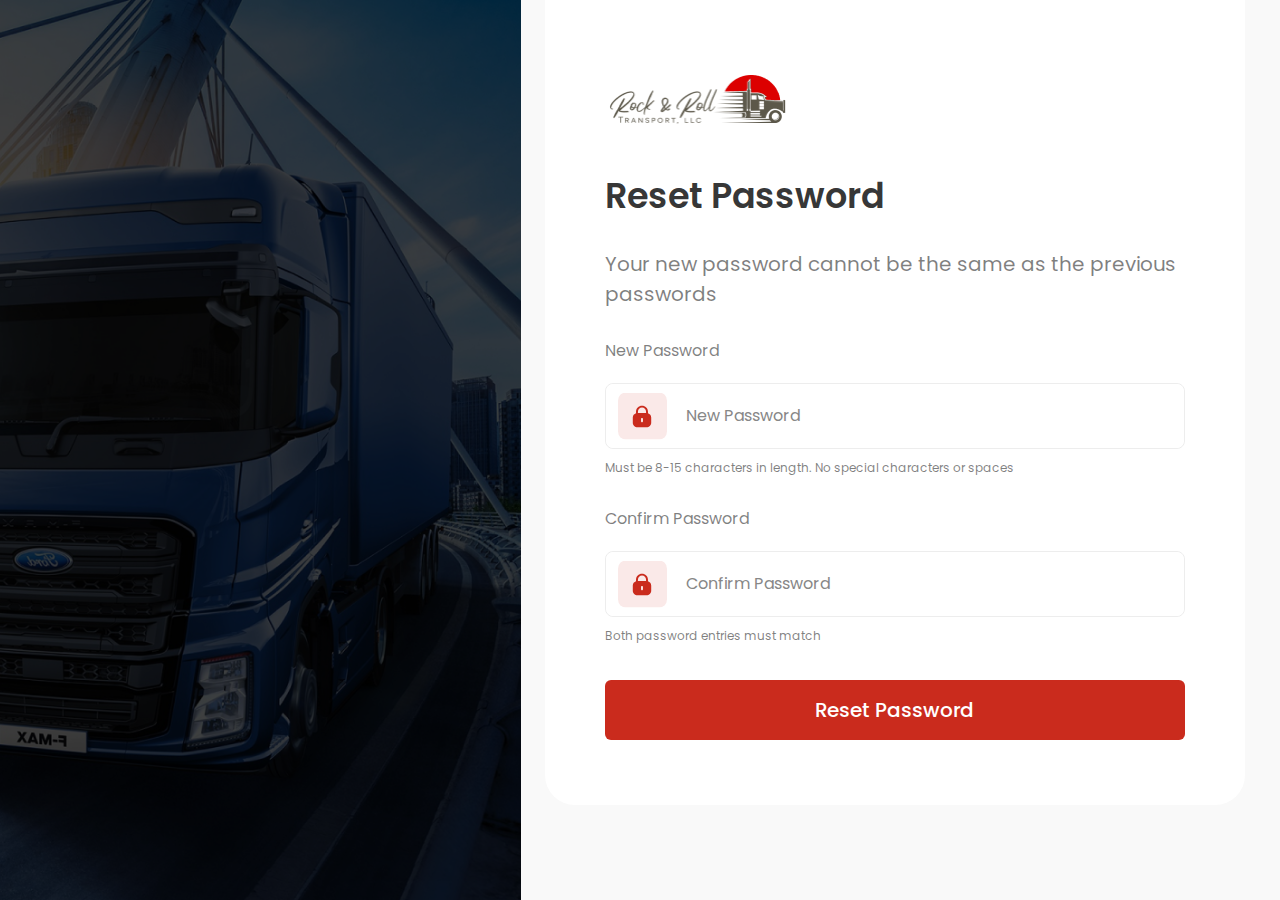
<file: reset-password.html>
<!DOCTYPE html>
<html lang="en">

<head>
    <meta charset="UTF-8">
    <meta http-equiv="X-UA-Compatible" content="IE=edge">
    <meta name="viewport" content="width=device-width, initial-scale=1.0">
    <title>Rock & Rolls Transport Application</title>
    <link rel="shortcut icon" href="" type="image/x-icon">
    <!-- Google Fonts 'Poppins' -->
    <link href="https://fonts.googleapis.com/css2?family=Poppins:wght@400;500;700&display=swap" rel="stylesheet">
    <!-- Bootstrap v5.1.3 CSS -->
    <link rel="stylesheet" href="css/bootstrap.min.css">
    <!-- Owl Carousel v2.3.4 CSS -->
    <link rel="stylesheet" href="css/owl.carousel.min.css">
    <!-- Theme CSS -->
    <link rel="stylesheet" href="css/style.css">
</head>

<body>

    <section class="login-page">
        <div class="container-fluid p-0">
            <div class="row page-wrapper">
                <div class="col-md-5 login-bg"></div>
                <div class="col-md-7 login-wrapper">
                    <div class="login-container">
                        <div class="site-logo-dark"><img src="images/site-logo-dark.png"
                                alt="Rock & Rolls Transport Application Logo"></div>
                        <h2>Reset Password</h2>
                        <p>Your new password cannot be the same as the previous passwords</p>

                        <!-- form start from here -->

                        <form action="login.html">
                            <label for="nPass">New Password</label>
                            <div class="input-box">
                                <img src="images/icon/lock.svg" alt="">
                                <input type="password" name="nPass" id="nPass" placeholder="New Password" required>
                            </div>
                            <p class="info">Must be 8-15 characters in length. No special characters or spaces</p>

                            <label for="cPass">Confirm Password</label>
                            <div class="input-box">
                                <img src="images/icon/lock.svg" alt="">
                                <input type="password" name="cPass" id="cPass" placeholder="Confirm Password" required>
                            </div>
                            <p class="info">Both password entries must match</p>
                            <button class="btn-theme" type="submit">Reset Password</button>
                        </form>

                        <!-- form end here -->

                    </div>
                </div>
            </div>
        </div>
    </section>



    <!-- script -->
    <script src="js/jquery-3.6.0.min.js"></script>
    <script src="js/bootstrap.min.js"></script>
    <script src="js/owl.carousel.min.js"></script>
    <script src="js/app.js"></script>
</body>

</html>
</file>
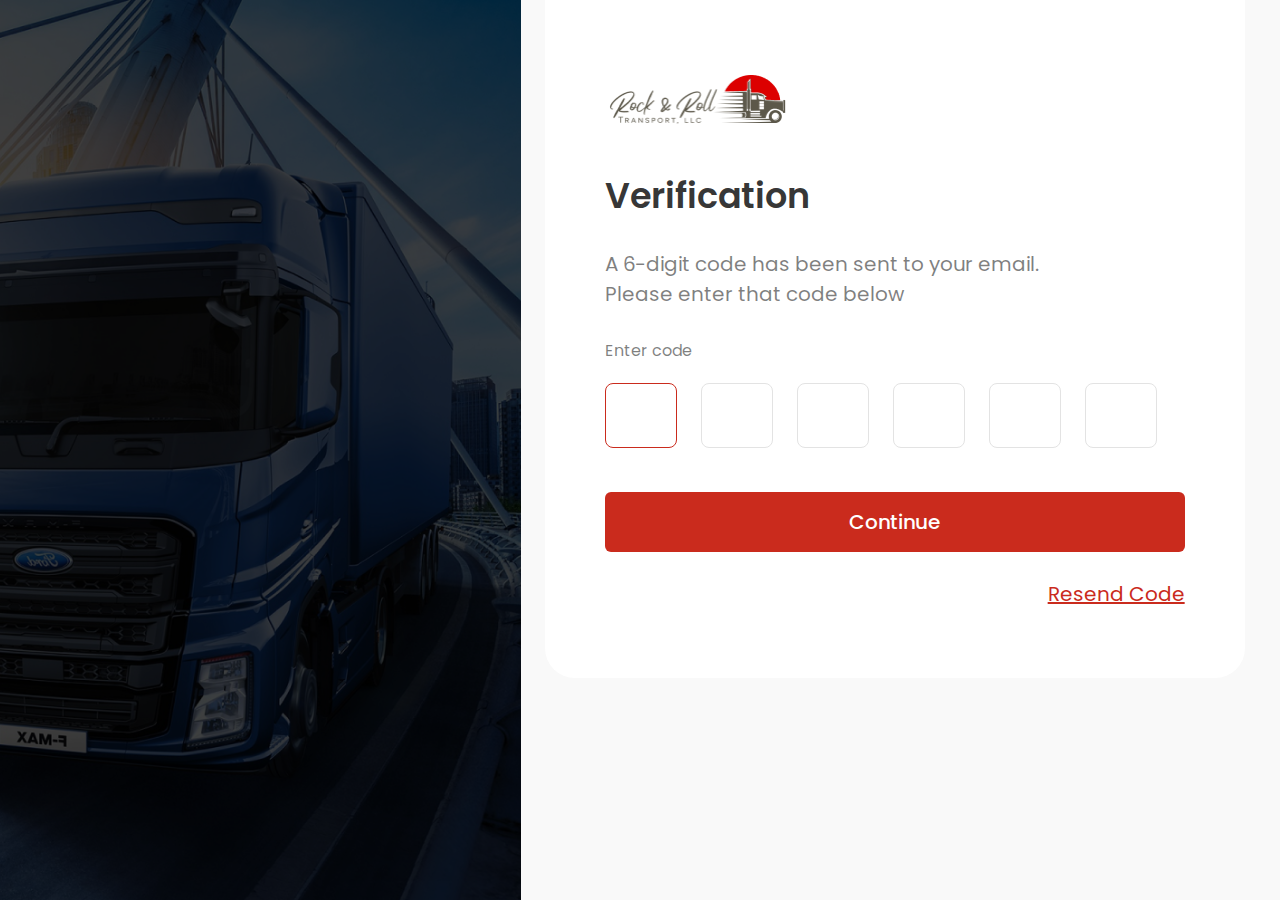
<file: verification.html>
<!DOCTYPE html>
<html lang="en">

<head>
    <meta charset="UTF-8">
    <meta http-equiv="X-UA-Compatible" content="IE=edge">
    <meta name="viewport" content="width=device-width, initial-scale=1.0">
    <title>Rock & Rolls Transport Application</title>
    <link rel="shortcut icon" href="" type="image/x-icon">
    <!-- Google Fonts 'Poppins' -->
    <link href="https://fonts.googleapis.com/css2?family=Poppins:wght@400;500;700&display=swap" rel="stylesheet">
    <!-- Bootstrap v5.1.3 CSS -->
    <link rel="stylesheet" href="css/bootstrap.min.css">
    <!-- Owl Carousel v2.3.4 CSS -->
    <link rel="stylesheet" href="css/owl.carousel.min.css">
    <!-- Theme CSS -->
    <link rel="stylesheet" href="css/style.css">
</head>

<body>

    <section class="login-page">
        <div class="container-fluid p-0">
            <div class="row page-wrapper">
                <div class="col-md-5 login-bg"></div>
                <div class="col-md-7 login-wrapper">
                    <div class="login-container">
                        <div class="site-logo-dark"><img src="images/site-logo-dark.png"
                                alt="Rock & Rolls Transport Application Logo"></div>
                        <h2>Verification</h2>
                        <p>A 6-digit code has been sent to your email.<br>
                            Please enter that code below</p>

                        <!-- form start from here -->

                        <form action="reset-password.html" class="digit-group" autocomplete="off"
                            data-autosubmit="false">
                            <label for="otp">Enter code</label>
                            <div class="input-box-otp">
                                <input type="text" id="d1" name="d1" data-next="d2" autofocus />
                                <input type="text" id="d2" name="d2" data-next="d3" data-previous="d1" />
                                <input type="text" id="d3" name="d3" data-next="d4" data-previous="d2" />
                                <input type="text" id="d4" name="d4" data-next="d5" data-previous="d3" />
                                <input type="text" id="d5" name="d5" data-next="d6" data-previous="d4" />
                                <input type="text" id="d6" name="d6" data-previous="d5" />
                            </div>
                            <button class="btn-theme" type="submit">Continue</button>
                        </form>

                        <!-- form end here -->

                        <div class="resend"><span type="button" onclick="location.reload();">Resend Code</span></div>
                    </div>
                </div>
            </div>
        </div>
    </section>



    <!-- script -->
    <script src="js/jquery-3.6.0.min.js"></script>
    <script src="js/bootstrap.min.js"></script>
    <script src="js/owl.carousel.min.js"></script>
    <script src="js/app.js"></script>
</body>

</html>
</file>
<file: css/style.css>
* {
    padding: 0;
    margin: 0;
    outline: 0;
    font-family: 'Poppins', sans-serif;
    scrollbar-width: thin;
    scrollbar-color: #878787 #ffffff;
}

:root {
    --color-primary: #CA2B1D;
    --color-white: #FFFFFF;
    --color-black: #000000;
    --bg-color-light: #F9F9F9;
    --bg-color-inactive: #ca2b1d1a;
    --bg-color-dark: #181818;
    --bg-color-sidebar-active: #db00001a;
    --bg-btn-theme-inactive: #CA2B1D1A;
    --text-color: #282828;
    --color-white-active: #DC0000;
    --table-border-color: #0000000d;

    /* status color var */
    --status-color-new: #66E5E5;
    --status-color-unpaid: #CA2B1D;
    --status-color-pending: #3498DB;
    --status-color-no-title: #8E44AD;
    --status-color-repair: #F1C40F;
    --status-color-repair-quote: #F59C26;
    --status-color-transit: #5D5FEF;
    --status-color-unreachable: #2C3E50;
    --status-color-complete: #0BAC78;

    /* status bg color var */
    --status-bg-color-new: #66E5E51A;
    --status-bg-color-unpaid: #ca2b1d1f;
    --status-bg-color-pending: #3498db1f;
    --status-bg-color-no-title: #8e44ad33;
    --status-bg-color-repair: #f1c40f33;
    --status-bg-color-repair-quote: #F59C261A;
    --status-bg-color-transit: #5D5FEF1A;
    --status-bg-color-unreachable: #2C3E501A;
    --status-bg-color-complete: #0BAC781A;
}

::placeholder {
    color: #878787;
    opacity: 1;
}

:-ms-input-placeholder {
    color: #878787;
}

::-ms-input-placeholder {
    color: #878787;
}

/* ===== Scrollbar CSS ===== */
*::-webkit-scrollbar {
    width: 15px;
    background: #ffffff;
    margin-top: 10px;
    margin-bottom: 10px;
}

*::-webkit-scrollbar-track {
    border-radius: 10px;
}

*::-webkit-scrollbar-thumb {
    background: #87878780;
    border-radius: 10px;
    transition: linear;
    border: 4px solid #ffffff;
}

*::-webkit-scrollbar-thumb:hover {
    background: #878787;
}

html,
body {
    background-color: var(--bg-color-light);
}

a {
    text-decoration: none;
    transition: linear .2s;
}

button {
    -webkit-touch-callout: none;
    -webkit-user-select: none;
    -khtml-user-select: none;
    -moz-user-select: none;
    -ms-user-select: none;
    user-select: none;
}

table thead tr th span.sorting-arrow {
    width: 12px;
    height: 17px;
    display: inline-block;
    position: relative;
    margin-left: 6px;
    margin-right: -6px;
    opacity: 0;
}


table thead tr th span.sorting-arrow .up {
    background-image: url(../images/icon/polygon-1.svg);
    background-repeat: no-repeat;
    background-position: center center;
    background-size: contain;
    height: 11px;
    width: 11px;
    display: block;
    transition: linear .2s;
    opacity: .6;
    cursor: pointer;
}

table thead tr th span.sorting-arrow .down {
    background-image: url(../images/icon/polygon-2.svg);
    background-repeat: no-repeat;
    background-position: center center;
    background-size: contain;
    height: 11px;
    width: 11px;
    display: block;
    transition: linear .2s;
    opacity: .6;
    cursor: pointer;
}

table thead tr th span.sorting-arrow .up:hover,
table thead tr th span.sorting-arrow .down:hover,
table thead tr th span.sorting-arrow .up:focus,
table thead tr th span.sorting-arrow .down:focus {
    opacity: 1;
}

table thead tr th:hover .sorting-arrow {
    opacity: 1;
    transition: linear .2s;
}

.btn-theme {
    font-weight: 400;
    font-size: 14px;
    line-height: 21px;
    color: var(--color-white);
    background-color: var(--color-primary);
    border-radius: 0;
    border: none;
    padding: 7px 18px;
    border-radius: 2px;
    -webkit-touch-callout: none;
    -webkit-user-select: none;
    -khtml-user-select: none;
    -moz-user-select: none;
    -ms-user-select: none;
    user-select: none;
}

.modal {
    z-index: 100;
}

.modal-backdrop {
    background-color: #000000d4;
    z-index: 95;
}

.modal-backdrop.show {
    opacity: 1;
}

/* page css start from here */
.page-wrapper {
    display: flex;
    flex-wrap: nowrap;
    width: 100%;
}

.side-bar {
    width: 235px;
    background-image: url(../images/side-bar-bg.svg);
    background-repeat: no-repeat;
    background-position: bottom center;
    background-size: contain;
    background-color: var(--bg-color-dark);
    position: fixed;
    left: 0;
    top: 0;
    bottom: 0;
}

.page-area {
    padding: 24px 20px 30px 255px;
    width: 100%;
}


/* left sidebar css */
.side-bar-content {
    position: relative;
    height: 100%;
    overflow-y: auto;
}

.site-logo {
    padding-left: 36px;
    padding-top: 13px;
    padding-bottom: 12px;
    position: relative;
    margin-bottom: 25px;
}

.site-logo::before {
    content: "";
    position: absolute;
    height: 1px;
    bottom: 0;
    left: 0;
    opacity: 0.1;
    background-color: #fff;
    right: 0;
}

.site-logo a {
    display: block;
    width: 128px;
}

.site-logo a img {
    width: 100%;
}


.side-bar-menu.side-bar-log {
    position: absolute;
    left: 0px;
    right: 0;
    bottom: 97px;
}

.side-bar-menu ul {
    padding: 0;
    margin: 0;
    list-style: none;
    padding-left: 25px;
}

.side-bar-menu ul li {
    margin-bottom: 10px;
    height: 40px;
}

.side-bar-menu ul li a {
    display: block;
    font-size: 14px;
    line-height: 21px;
    color: var(--color-white);
    padding: 10px;
    padding-right: 0;
    border-radius: 3px 0 0 3px;
    position: relative;
}

.side-bar-menu ul li a.active,
.side-bar-menu ul li a:hover {
    color: var(--color-white-active);
    background-color: var(--bg-color-sidebar-active);
}

.side-bar-menu ul li a.active::before {
    content: "";
    position: absolute;
    width: 2px;
    height: 28px;
    background-color: var(--color-white-active);
    border-radius: 3px 0 0 3px;
    right: 0;
    top: 50%;
    transform: translate(0, -50%);
}

.side-bar-menu ul li a span.menu-icon {
    margin-right: 11px;
}

.side-bar-menu ul li a span.menu-icon img {
    filter: saturate(0) brightness(10000%);
    transition: linear .2s;
}

.side-bar-menu ul li a.active span.menu-icon img,
.side-bar-menu ul li a:hover span.menu-icon img {
    filter: none;
    transition: linear .2s;
}

.side-bar-menu ul li a span.menu-arrow {
    position: absolute;
    right: 30px;
    top: 50%;
    transform: translate(0, -50%);
}

.side-bar-menu ul li a span.menu-arrow img {
    stroke: var(--color-white);
}


/* page area css */
/* page header css */


.page-area header {
    margin-bottom: 20px;
}

.page-title {
    font-weight: 500;
    font-size: 21px;
    line-height: 36px;
    color: var(--text-color);
}

.search-box form {
    position: relative;
}

.search-box form label {
    position: absolute;
    width: 18px;
    left: 16px;
    top: 50%;
    transform: translate(0, -50%)
}

.search-box form label img {
    -webkit-touch-callout: none;
    -webkit-user-select: none;
    -khtml-user-select: none;
    -moz-user-select: none;
    -ms-user-select: none;
    user-select: none;
}

.search-box form input {
    width: 285px;
    height: 50px;
    border-radius: 6px;
    background-color: var(--color-white);
    color: var(--text-color);
    font-size: 14px;
    line-height: 16px;
    font-weight: 400;
    border: none;
    padding: 15px;
    padding-left: 48px;
}

.page-area header .user-summery {
    display: flex;
    flex-wrap: nowrap;
    align-items: center;
    padding-left: 15px;
}

.page-area header .user-summery .user-img {
    position: relative;
    border-radius: 5px;
    overflow: hidden;
    transition: linear .2s;
}

.page-area header .user-summery .user-img img {
    border: 2px solid var(--color-white);
    border-radius: 4px;
    width: 50px;
}

.page-area header .user-summery .user-id {
    padding-left: 18px;
}

.page-area header .user-summery .user-id h3 {
    font-weight: 500;
    font-size: 14px;
    line-height: 16px;
    color: var(--color-black);
    margin-bottom: 5px;
}

.page-area header .user-summery .user-id p {
    font-weight: 400;
    font-size: 11px;
    line-height: 11px;
    color: #6C6865;
    margin: 0;
}

.page-area header .user-summery .user-img i.icon-edit {
    background-image: url(../images/icon/edit-3.svg);
    background-repeat: no-repeat;
    background-position: center center;
    background-size: 18px;
    position: absolute;
    left: 0;
    right: 0;
    top: 0;
    bottom: 0;
    background-color: #0000004d;
    transition: linear .2s;
    display: none;
    cursor: pointer;
}

.page-area header .user-summery .user-img:hover .icon-edit {
    display: block;
    transition: linear .2s;
}

/* user data table sec css */
.ud-table-title {
    padding: 15px 20px;
}

.ud-table-area {
    background-color: var(--color-white);
    border-radius: 10px;
    margin-bottom: 22px;
}

h3.table-title {
    font-weight: 500;
    font-size: 16px;
    line-height: 22px;
    color: var(--text-color);
    margin-bottom: 0;
}

.ud-table table {
    width: 100%;
    border-radius: 10px;
    overflow: hidden;
}

.ud-table table thead {
    background: var(--color-white);
    box-shadow: 0px 10px 14px #afc1cb1f;
    position: relative;
    z-index: 1;
}

.ud-table table thead tr th {
    font-weight: 400;
    font-size: 16px;
    line-height: 24px;
    color: #292D32;
    padding: 25px 10px;
}

.ud-table table thead tr th input[type=checkbox] {
    width: 15px;
    height: 15px;
}

.ud-table table thead tr th:first-child {
    padding-left: 20px;
    width: 50px;
}

.ud-table table thead tr th:last-child {
    padding-right: 20px;
    width: 161px;
}

.ud-table table tbody tr {
    border-bottom: 1px solid #0000000d;
    background-color: var(--color-white);
    transition: linear .2s;
}

.ud-table table tbody tr:hover {
    background-color: #FBFBFB;
}

.ud-table table tbody tr:last-child {
    border: none;
}

.ud-table table tbody tr td {
    padding: 20px 10px;
    font-weight: 400;
    font-size: 16px;
    line-height: 24px;
    color: var(--text-color);
}

.ud-table table tbody tr td input[type=checkbox] {
    width: 15px;
    height: 15px;
}

.ud-table table tbody tr td:first-child {
    padding-left: 20px;
    width: 320px;
}

.ud-table table tbody tr td:last-child {
    padding-right: 27px;
}

.user-short-info {
    display: flex;
    flex-wrap: nowrap;
    align-items: center;
}

.user-short-info .td-user-img {
    width: 40px;
    margin-right: 16px;
}

.user-short-info .td-user-img img {
    width: 100%;
    border-radius: 30px;
}

.td-action-group {
    margin: 0;
    padding: 0;
    text-align: right;
    list-style: none;
}

.td-action-group li {
    display: inline-flex;
    margin-left: 23px;
}

.td-action-group li:first-child {
    margin-left: 0;
}

.td-action-group li button {
    border-radius: 4px;
    width: 48px;
    height: 46px;
    border: none;
}

.td-action-group li button.icon-edit {
    background: #bdbdbd1a;
    transition: linear .2s;
}

.td-action-group li button.icon-edit:hover {
    background: #949494;
    transition: linear .2s;
}

.td-action-group li button.icon-edit:hover * {
    filter: brightness(2);
    transition: linear .2s;
}

.td-action-group li button.icon-delete {
    background: #FFF5F4;
}

.td-action-group li button.icon-delete:hover {
    background-color: var(--color-primary);
}

.td-action-group li button.icon-delete:hover img {
    filter: brightness(20);
    transition: linear .2s
}

.td-action-group li button img {
    width: 24px;
}

.td-status span {
    border-radius: 6px;
    height: 10px;
    width: 10px;
    display: inline-block;
    margin-right: 8px;
}

.td-status span.status-active {
    background-color: #22C38F;
}

.td-status span.status-inactive {
    background-color: var(--color-primary);
}

/* data tabe pagination css */
.dt-pagination {
    margin: auto;
    text-align: center;
    width: 100%;
}

.dt-pagination ul {
    margin: 0;
    padding: 0;
    list-style: none;
    display: flex;
    flex-wrap: nowrap;
    justify-content: center;
}

.dt-pagination ul li {
    min-height: 35px;
    min-width: 35px;
    margin: 0 5px;
}

.dt-pagination ul li a {
    display: block;
    width: 100%;
    background: var(--color-white);
    border-radius: 2px;
    font-size: 14px;
    line-height: 35px;
    font-weight: 500;
    text-align: center;
    color: var(--color-black);
}

.dt-pagination ul li a:hover,
.dt-pagination ul li a.active {
    color: var(--color-primary);
    background-color: var(--bg-color-inactive);
}

.dt-pagination ul li:first-child a,
.dt-pagination ul li:last-child a {
    color: var(--color-primary);
    background-color: var(--bg-color-inactive);
    padding: 0 21px;
}

.dt-pagination ul li:first-child a:hover,
.dt-pagination ul li:last-child a:hover {
    color: var(--color-white);
    background-color: var(--color-primary);
}

.dt-pagination ul li:first-child a.active,
.dt-pagination ul li:last-child a.active {
    background-color: var(--color-primary);
    color: var(--color-white);
}

.dt-pagination ul li:first-child {
    margin-left: 0;
    margin-right: 35px;
}

.dt-pagination ul li:last-child {
    margin-left: 35px;
    margin-right: 0;
}

.td-status-intakes span {
    width: 110px;
    padding: 5px;
    box-sizing: border-box;
    border-radius: 2px;
    font-weight: 400;
    font-size: 14px;
    line-height: 21px;
    text-align: center;
    display: inline-block;
}

.td-status-intakes span.status-new {
    color: var(--status-color-new);
    background-color: var(--status-bg-color-new);
}

.td-status-intakes span.status-pending {
    color: var(--status-color-pending);
    background-color: var(--status-bg-color-pending);
}

.td-status-intakes span.status-repair {
    color: var(--status-color-repair);
    background-color: var(--status-bg-color-repair);
}

.td-status-intakes span.status-transit {
    color: var(--status-color-transit);
    background-color: var(--status-bg-color-transit);
}

.td-status-intakes span.status-complete {
    color: var(--status-color-complete);
    background-color: var(--status-bg-color-complete);
}

.td-status-intakes span.status-unpaid {
    color: var(--status-color-unpaid);
    background-color: var(--status-bg-color-unpaid);
}

.td-status-intakes span.status-no-title {
    color: var(--status-color-no-title);
    background-color: var(--status-bg-color-no-title);
}

.td-status-intakes span.status-repair-quote {
    color: var(--status-color-repair-quote);
    background-color: var(--status-bg-color-repair-quote);
    width: auto;
}

.td-status-intakes span.status-unreachable {
    color: var(--status-color-unreachable);
    background-color: var(--status-bg-color-unreachable);
}



/* theme modal css */
.theme-modal-area {
    max-width: 450px;
}

.theme-modal {
    border: none;
    border-radius: 10px;
}

.theme-modal .modal-body {
    padding: 25px 20px 18px 20px;
}

.theme-modal .modal-body h3.modal-title {
    font-weight: 500;
    font-size: 18px;
    line-height: 27px;
    color: var(--color-black);
    margin-bottom: 26px;
}

.field-group {
    display: grid;
    column-gap: 2.5%;
    grid-template-columns: 48.57% 48.57%;
}

.input-field {
    margin-bottom: 20px;
}

.input-field label {
    font-weight: 400;
    font-size: 12px;
    line-height: 15px;
    margin-bottom: 8px;
    color: #000000b3;
}

.input-field input[type=text] {
    background: var(--color-white);
    border: 1px solid #00000026;
    box-sizing: border-box;
    border-radius: 5px;
    padding: 15px 18px;
    font-weight: 400;
    font-size: 14px;
    line-height: 21px;
    color: var(--color-black);
    width: 100%;
}

.input-field p {
    font-weight: 500;
    font-size: 14px;
    line-height: 21px;
    color: var(--color-black);
    margin-bottom: 12px;
}

.input-field-radio label {
    margin-right: 20px;
}

.input-field-radio label input[type=radio]::after {
    content: "";
    width: 19px;
    height: 19px;
    background: var(--color-white);
    border: 1px solid var(--color-primary);
    box-sizing: border-box;
    display: block;
    border-radius: 10px;
    position: relative;
    top: -2px;
    transition: linear .2s;
}

.input-field-radio label input[type=radio]:checked::after {
    content: "";
    width: 18px;
    height: 18px;
    background: var(--color-primary);
    border: 4px solid var(--color-white);
    box-shadow: 0 0 0 1px var(--color-primary);
    box-sizing: border-box;
    display: block;
    border-radius: 10px;
    position: relative;
    top: -2px;
    transition: linear .2s;
}

.input-field-radio label span {
    font-weight: 400;
    font-size: 14px;
    line-height: 15px;
    color: #000000b3;
    margin-left: 14px;
    position: relative;
    top: 0px;
}

.modal-body form button,
.modal-body form a {
    text-align: center;
    border: none;
    border-radius: 5px;
    font-weight: 500;
    font-size: 16px;
    line-height: 24px;
    color: var(--color-white);
    padding: 13px;
    background-color: var(--color-primary);
    display: block;
    width: 100%;
    margin-bottom: 15px;
}

.modal-body form button:last-child,
.modal-body form a:last-child {
    margin-bottom: 0;
    background-color: var(--bg-btn-theme-inactive);
    color: var(--color-primary);
}

.alert-modal-area {
    width: 331px;
}

.alert-modal-area .alert-modal {
    border-radius: 20px;
    border: none;
    text-align: center;
}

.alert-modal .modal-body {
    padding: 20px;
    padding-bottom: 26px;
}

.alert-modal .modal-body img {
    margin-bottom: 13px;
    width: 79px;
}

.alert-modal .modal-body p {
    font-weight: 400;
    font-size: 14px;
    line-height: 21px;
    text-align: center;
    color: #292d32b3;
    margin: 0;
}

.alert-modal-footer {
    border-top: 1px solid rgba(0, 0, 0, 0.03);
    padding: 26px 0;
}

.alert-modal-footer ul {
    margin: 0;
    padding: 0;
    list-style: none;
}

.alert-modal-footer ul li {
    display: inline-block;
    width: 68px;
    text-align: center;
    margin-right: 8px;
}

.alert-modal-footer ul li:last-child {
    margin-right: 0;
}

.alert-modal-footer ul li a,
.alert-modal-footer ul li button {
    border: 1px solid #00000033;
    box-sizing: border-box;
    border-radius: 6px;
    font-size: 16px;
    font-weight: 400;
    color: #CCCCCC;
    line-height: 22px;
    padding: 8px;
    display: block;
}

.alert-modal-footer ul li a.active,
.alert-modal-footer ul li button.active {
    border-color: var(--color-primary);
    background-color: var(--color-primary);
    color: var(--color-white);
}

/* Driver Details Modal CSS */
.driver-details-modal-area {
    max-width: 624px;
}

.driver-details-modal {
    border: none;
    border-radius: 10px;
}

.driver-details-modal .modal-header {
    padding: 17px 30px 13px;
    position: relative;
    border-bottom: 1px solid #0000001A;
    justify-content: flex-start;
}

.driver-details-modal h3.modal-title {
    font-weight: 500;
    font-size: 18px;
    line-height: 27px;
    color: var(--color-black);
}

.driver-details-modal .td-status-intakes {
    margin-left: 20px;
}

.driver-details-modal .modal-header button {
    position: absolute;
    right: 6px;
    height: 40px;
    width: 40px;
    top: 50%;
    transform: translate(0, -50%);
    border: none;
    border-radius: 25px;
    background-color: #ca2b1d1f;
}

.driver-details-modal .modal-header button svg {
    fill: var(--color-primary);
}

.driver-details-modal .modal-body {
    padding: 15px 30px 7px;
}

.driver-details-modal .modal-body h4.modal-sec-title {
    font-weight: 500;
    font-size: 14px;
    line-height: 21px;
    margin-bottom: 22px;
}

.driver-details-modal .modal-body .modal-sec {
    background: #F8F8F8;
    border-radius: 10px;
    margin-bottom: 26px;
    padding: 25px 20px;
    box-sizing: border-box;
}


.driver-details-modal .modal-body .modal-sec .modal-sec-grid {
    display: grid;
    grid-template-columns: 48% 48%;
    grid-column-gap: 4%;
    grid-row-gap: 15px;
}

.driver-details-modal .modal-body .modal-sec .modal-sec-grid .col-grid {
    background: var(--color-white);
    border-radius: 5px;
    transition: linear .2s;
}

.driver-details-modal .modal-body .modal-sec .modal-sec-grid .col-grid:hover {
    background-color: #FFFFFF80;
}

.driver-details-modal .modal-body .driver-profile {
    display: flex;
    align-items: center;
    padding: 19px 15px;
}

.driver-details-modal .modal-body .driver-profile .driver-profile-pic {
    margin-right: 16px;
}

.driver-details-modal .modal-body .driver-profile .driver-profile-pic img {
    width: 65px;
    border-radius: 50%;
}

.driver-details-modal .modal-body .driver-profile .driver-profile-summery h4 {
    font-weight: 600;
    font-size: 16px;
    line-height: 24px;
    margin-bottom: 12px;
    color: var(--color-black);
    opacity: .7;
}

.driver-details-modal .modal-body .driver-profile .driver-profile-summery p {
    margin: 0;
    font-weight: 400;
    font-size: 12px;
    line-height: 12px;
    color: var(--color-black);
    opacity: .7;
}

.driver-details-modal .modal-body .driver-contact {
    list-style: none;
    margin: 0;
    padding: 17px 19px;
    display: flex;
    flex-wrap: nowrap;
    flex-direction: column;
    height: 100%;
    justify-content: space-between;
}

.driver-details-modal .modal-body .driver-contact li a img {
    width: 20px;
    margin-right: 20px;
}

.driver-details-modal .modal-body .driver-contact li a span {
    font-weight: 400;
    font-size: 12px;
    line-height: 150%;
    color: #292D32;
    opacity: .7;
}

.driver-details-modal .modal-body .customer-card {
    display: flex;
    align-items: center;
    padding: 17px 18px;
    position: relative;
    overflow: hidden;
}

.driver-details-modal .modal-body .customer-card img {
    width: 20px;
    margin-right: 17px;
}

.driver-details-modal .modal-body .customer-card span {
    font-weight: 400;
    font-size: 12px;
    line-height: 150%;
    color: #292D32;
    opacity: .7;
}


.driver-details-modal .modal-body .modal-sec.modal-sec-notes .modal-sec-grid {
    display: block;
}

.driver-details-modal .modal-body .modal-sec.modal-sec-notes .modal-sec-grid .col-grid {
    border-radius: 8px;
}

.driver-details-modal .modal-body .modal-sec.modal-sec-notes .text {
    font-weight: 400;
    font-size: 14px;
    line-height: 26px;
    color: #292D32;
    opacity: 0.7;
    padding: 7px 15px 17px;
    margin: 0;
    width: 100%;
    border: none;
    border-radius: 8px;
}
.driver-details-modal .modal-body .modal-sec.modal-sec-notes .text:focus::placeholder {
    opacity: 0;
}
.driver-details-modal .modal-body hr {
    width: 100%;
    margin: 0;
    margin-bottom: 18px;
    color: #E6E6E6;
    opacity: 1;
}

.driver-details-modal .modal-body .modal-sec.modal-sec-vehicle {
    padding: 18px 15px;
}

.driver-details-modal .modal-body .modal-sec.modal-sec-vehicle .modal-sec-grid {
    grid-template-columns: 49% 49%;
    grid-column-gap: 2%;
    grid-row-gap: 10px;
}

.driver-details-modal .modal-body .modal-sec.modal-sec-vehicle .modal-sec-grid .col-grid .customer-card img {
    width: 16px;
    margin-right: 14px;
}

.driver-details-modal .modal-body .modal-sec.modal-sec-vehicle span.vehicle-status {
    position: absolute;
    right: 0;
    top: 0;
    border-radius: 0px 5px;
    font-weight: 400;
    font-size: 10px;
    line-height: 15px;
    padding: 4px 14px;
    opacity: 1;
}

.driver-details-modal .modal-body .modal-sec.modal-sec-vehicle span.vehicle-status::before {
    content: "";
    height: 8px;
    width: 8px;
    border-radius: 5px;
    display: inline-block;
    margin-right: 4px;
}

.driver-details-modal .modal-body .modal-sec.modal-sec-vehicle span.status-unpaid {
    color: var(--status-color-unpaid);
    background-color: var(--status-bg-color-unpaid);
}

.driver-details-modal .modal-body .modal-sec.modal-sec-vehicle span.status-unpaid::before {
    background-color: var(--status-color-unpaid);
}

.driver-details-modal .modal-body .modal-sec.modal-sec-vehicle span.status-no-title {
    color: var(--status-color-no-title);
    background-color: var(--status-bg-color-no-title);
}

.driver-details-modal .modal-body .modal-sec.modal-sec-vehicle span.status-no-title::before {
    background-color: var(--status-color-no-title);
}

.driver-details-modal .modal-body .modal-sec.modal-sec-vehicle span.status-pending {
    color: var(--status-color-pending);
    background-color: var(--status-bg-color-pending);
}

.driver-details-modal .modal-body .modal-sec.modal-sec-vehicle span.status-pending::before {
    background-color: var(--status-color-pending);
}

.driver-details-modal .modal-body .modal-sec.modal-sec-vehicle span.status-repair {
    color: var(--status-color-repair);
    background-color: var(--status-bg-color-repair);
}

.driver-details-modal .modal-body .modal-sec.modal-sec-vehicle span.status-repair::before {
    background-color: var(--status-color-repair);
}

.driver-details-modal .status-list {
    list-style: none;
    padding: 0;
    margin: 0;
    display: grid;
    grid-template-columns: auto auto auto auto;
    grid-row-gap: 12px;
}

.driver-details-modal .status-list li label input[type=radio]::after {
    content: "";
    width: 16px;
    height: 16px;
    background: #F8F8F8;
    border: 1px solid #969696;
    box-sizing: border-box;
    display: block;
    border-radius: 10px;
    position: relative;
    top: -2px;
    transition: linear .2s;
}

.driver-details-modal .status-list li label input[type=radio]:checked::after {
    content: "";
    width: 15px;
    height: 15px;
    background: var(--color-primary);
    border: 4px solid var(--color-white);
    box-shadow: 0 0 0 1px var(--color-primary);
    box-sizing: border-box;
    display: block;
    border-radius: 10px;
    position: relative;
    top: -2px;
    transition: linear .2s;
}

.driver-details-modal .status-list li label .staus-complete[type=radio]:checked::after {
    background: var(--status-color-complete);
    box-shadow: 0 0 0 1px var(--status-color-complete);
}

.driver-details-modal .status-list li label .staus-unpaid[type=radio]:checked::after {
    background: var(--status-color-unpaid);
    box-shadow: 0 0 0 1px var(--status-color-unpaid);
}

.driver-details-modal .status-list li label .staus-no-title[type=radio]:checked::after {
    background: var(--status-color-no-title);
    box-shadow: 0 0 0 1px var(--status-color-no-title);
}

.driver-details-modal .status-list li label .staus-pending[type=radio]:checked::after {
    background: var(--status-color-pending);
    box-shadow: 0 0 0 1px var(--status-color-pending);
}

.driver-details-modal .status-list li label .staus-repair[type=radio]:checked::after {
    background: var(--status-color-repair);
    box-shadow: 0 0 0 1px var(--status-color-repair);
}

.driver-details-modal .status-list li label .staus-repair-quote[type=radio]:checked::after {
    background: var(--status-color-repair-quote);
    box-shadow: 0 0 0 1px var(--status-color-repair-quote);
}

.driver-details-modal .status-list li label .staus-transit[type=radio]:checked::after {
    background: var(--status-color-transit);
    box-shadow: 0 0 0 1px var(--status-color-transit);
}

.driver-details-modal .status-list li label .staus-unreachable[type=radio]:checked::after {
    background: var(--status-color-unreachable);
    box-shadow: 0 0 0 1px var(--status-color-unreachable);
}

.driver-details-modal .status-list li label span {
    font-weight: 400;
    font-size: 12px;
    line-height: 18px;
    color: #858585;
    margin-left: 9px;
    position: relative;
    top: -2px;
}

.driver-details-modal .status-list li label input[type=radio]:checked+span {
    color: var(--color-primary);
}

.driver-details-modal .status-list li label .staus-complete[type=radio]:checked+span {
    color: var(--status-color-complete);
}

.driver-details-modal .status-list li label .staus-unpaid[type=radio]:checked+span {
    color: var(--status-color-unpaid);
}

.driver-details-modal .status-list li label .staus-no-title[type=radio]:checked+span {
    color: var(--status-color-no-title);
}

.driver-details-modal .status-list li label .staus-pending[type=radio]:checked+span {
    color: var(--status-color-pending);
}

.driver-details-modal .status-list li label .staus-repair[type=radio]:checked+span {
    color: var(--status-color-repair);
}

.driver-details-modal .status-list li label .staus-repair-quote[type=radio]:checked+span {
    color: var(--status-color-repair-quote);
}

.driver-details-modal .status-list li label .staus-transit[type=radio]:checked+span {
    color: var(--status-color-transit);
}

.driver-details-modal .status-list li label .staus-unreachable[type=radio]:checked+span {
    color: var(--status-color-unreachable);
}

.driver-details-edit .modal-sec-grid {
    grid-template-columns: 49.1% 49.1% !important;
    grid-gap: 1.8% !important;
}

.driver-details-edit .col-grid {
    background: transparent !important;
}

.driver-details-edit .modal-input-field {
    margin-bottom: 10px;
    position: relative;
}

.driver-details-edit .modal-input-field:last-of-type {
    margin-bottom: 0;
}

.driver-details-edit .modal-input-field label {
    display: block;
    width: 100%;
}

.driver-details-edit .modal-input-field label img {
    width: 15px;
    position: absolute;
    top: 50%;
    left: 10px;
    transform: translate(0, -50%);
}

.driver-details-edit .modal-input-field label input {
    width: 100%;
    font-size: 12px;
    font-weight: 400;
    line-height: 15px;
    padding: 11px;
    padding-left: 36px;
    border: 1px solid #00000026;
    box-sizing: border-box;
    border-radius: 5px;
    color: #000000b3;
}

ul.edit-modal-btngroup {
    padding: 0;
    margin-bottom: 31px;
    list-style: none;
    display: grid;
    grid-template-columns: 48.35% 48.35%;
    grid-column-gap: 3.24%;
}

ul.edit-modal-btngroup li button.active,
ul.edit-modal-btngroup li a.active {
    color: var(--color-white);
    background-color: var(--color-primary);
}

/* Edit car details modal CSS */
.car-details-modal-area {
    width: 424px;
    min-height: auto;
    max-height: calc(100% - 130px);
    bottom: -60px;
}

.car-details-modal {
    border-radius: 26px;
    overflow: unset !important;
}

.car-details-modal .modal-header {
    padding: 0;
    height: 65px;
    box-sizing: border-box;
    position: relative;
    overflow: unset;
    border: none;
}

.car-details-modal .modal-header .modal-logo {
    width: 220px;
    position: absolute;
    left: 50%;
    transform: translate(-50%, 0);
    padding-bottom: 30px;
    background-color: var(--color-white);
    border-radius: 50%;
    padding-top: 20px;
    text-align: center;
    bottom: -86px;
    height: 220px;
}

.car-details-modal .modal-header .modal-logo::before {
    content: "";
    position: absolute;
    height: 100px;
    width: 50px;
    background-color: var(--color-white);
    border-radius: 26%;
    left: 0;
    transform: rotate(50deg);
}

.car-details-modal .modal-header .modal-logo::after {
    content: "";
    position: absolute;
    height: 100px;
    width: 50px;
    background-color: var(--color-white);
    border-radius: 26%;
    right: 0;
    transform: rotate(-50deg);
}

.car-details-modal .modal-header .modal-logo img {
    width: 104px;
}

.car-details-modal .modal-body {
    overflow: hidden;
    padding: 25px;
    padding-right: 10px;
}

.accordion.accordion-flush {
    overflow-x: hidden;
    max-height: 445px;
    padding-right: 15px;
    padding-bottom: 40px;
}

.accordion.accordion-flush .accordion-item {
    background-color: transparent;
    border: none;
    margin-bottom: 19px;
}

.accordion.accordion-flush .accordion-item:last-of-type {
    margin-bottom: 0;
}

.accordion.accordion-flush .accordion-item .accordion-header .accordion-button {
    padding: 0;
    border: 0;
    background-color: transparent;
    outline: none;
    box-shadow: none;
}

.accordion.accordion-flush .accordion-item .accordion-header .accordion-button::after {
    display: none;
}

.accordion.accordion-flush .accordion-item .accordion-header .accordion-button .icon {
    height: 30px;
    width: 31px;
    border-radius: 20px;
    font-weight: 500;
    font-size: 10px;
    line-height: 13px;
    color: #CA2B1D;
    background-color: #CA2B1D1A;
    padding: 9px;
    box-sizing: border-box;
    margin-right: 12px;
    position: relative;
}

.accordion.accordion-flush .accordion-item .accordion-header .accordion-button .icon::before {
    content: "";
    background-image: url(../images/ba-line.svg);
    background-repeat: no-repeat;
    background-position: center center;
    background-size: contain;
    height: 26px;
    width: 1px;
    display: block;
    position: absolute;
    left: 50%;
    transform: translate(-50%, 0);
    top: 31px;
    opacity: .5;
}


.accordion.accordion-flush .accordion-item .accordion-header .accordion-button .icon::after {
    content: "";
    background-image: url(../images/ba-line.svg);
    background-repeat: no-repeat;
    background-position: center center;
    background-size: contain;
    height: 26px;
    width: 1px;
    display: block;
    position: absolute;
    left: 50%;
    transform: translate(-50%, 0);
    bottom: 31px;
    opacity: .5;
}

.accordion.accordion-flush .accordion-item:last-of-type .accordion-header .accordion-button .icon::before,
.accordion.accordion-flush .accordion-item:first-of-type .accordion-header .accordion-button .icon::after {
    display: none;
}

.accordion.accordion-flush .accordion-item .accordion-header .accordion-button.collapsed .title {
    width: 100%;
    height: 40px;
    background-color: #F8F8F8;
    border-radius: 5px;
    color: var(--color-black);
    font-weight: 500;
    font-size: 14px;
    line-height: 21px;
    padding: 10px 15px;
}


.accordion.accordion-flush .accordion-item .accordion-header .accordion-button .title {
    font-weight: 500;
    font-size: 16px;
    line-height: 150%;
    color: var(--color-black);
    transition: linear .2s;
    background-color: transparent;
}

.accordion.accordion-flush .accordion-item .accordion-header .accordion-button .title span.bell {
    text-align: center;
    font-weight: 600;
    font-size: 12px;
    line-height: 20px;
    color: var(--color-primary);
    background-color: #ca2b1d1f;
    height: 20px;
    width: 20px;
    border-radius: 15px;
    margin-left: 10px;
    display: inline-block;
}

.accordion.accordion-flush .accordion-body {
    padding: 20px 15px;
    background: #F8F8F8;
    border-radius: 13px;
    margin-top: 20px;
    position: relative;
    z-index: 10;
}

.accordion-grid {
    display: grid;
    grid-template-columns: 48.8% 48.8%;
    grid-row-gap: 11px;
    grid-column-gap: 2.4%;
}

.accordion-grid .col-grid {
    background-color: #FFFFFF;
    border-radius: 5px;
}

.accordion-grid.accordion-grid-100 {
    grid-template-columns: 100%;
}

.accordion-grid .col-grid .modal-input-field {
    position: relative;
}

.accordion-grid .col-grid .modal-input-field label {
    width: 100%;
}

.accordion-grid .col-grid .modal-input-field label img {
    position: absolute;
    width: 17px;
    left: 11px;
    top: 50%;
    transform: translate(0, -50%);
}

.accordion-grid .col-grid .modal-input-field label input[type=text] {
    width: 100%;
    font-weight: 400;
    font-size: 12px;
    line-height: 12px;
    color: #000000b3;
    border: none;
    padding: 12px 15px;
    padding-left: 39px;
    background-color: transparent;
}

.accordion-grid .col-grid .modal-input-field.modal-input-field-select select {
    position: absolute;
    right: 7px;
    top: 50%;
    transform: translate(0, -50%);
    border: none;
    background-color: #c4c4c433;
    border-radius: 2px;
    font-size: 13px;
    color: var(--color-black);
    width: 50px;
    text-align: center;
    height: 25px;
}

.accordion-grid .col-grid .modal-input-field.checkbox-btn label input[type=checkbox] {
    position: absolute;
    right: 7px;
    top: 50%;
    transform: translate(0, -50%);
}

.accordion-grid .col-grid .modal-input-field.checkbox-btn label input[type=checkbox]::after {
    content: "No";
    height: 23px;
    width: 35px;
    background: #CA2B1D;
    border: 1px solid #F3F3F3;
    border-radius: 2px;
    font-weight: 400;
    font-size: 10px;
    line-height: 15px;
    color: var(--color-white);
    position: absolute;
    right: 0;
    top: 50%;
    transform: translate(0, -50%);
    padding: 3px 9px;
}

.accordion-grid .col-grid .modal-input-field.checkbox-btn label input[type=checkbox]::before {
    content: "Yes";
    border-radius: 2px;
    height: 23px;
    width: 35px;
    border-radius: 2px;
    font-weight: 400;
    font-size: 10px;
    line-height: 15px;
    color: #00000080;
    background: #F3F3F3;
    position: absolute;
    right: 35px;
    top: 50%;
    transform: translate(0, -50%);
    padding: 3px 7px;
}

.accordion-grid .col-grid .modal-input-field.checkbox-btn label input[type=checkbox]:checked::after {
    content: "No";
    border-radius: 2px;
    color: #00000080;
    background: #F3F3F3;
    padding: 3px 9px;
}

.accordion-grid .col-grid .modal-input-field.checkbox-btn label input[type=checkbox]:checked::before {
    content: "Yes";
    background: #CA2B1D;
    border: 1px solid #F3F3F3;
    border-radius: 2px;
    color: var(--color-white);
    padding: 3px 7px;
}

.accordion-grid .col-grid .modal-input-field label span {
    width: 100%;
    font-weight: 400;
    font-size: 12px;
    line-height: 18px;
    color: #000000b3;
    border: none;
    padding: 12px 15px;
    padding-left: 39px;
    display: block;
}

.accordion-grid .col-grid .modal-input-field.checkbox label i {
    width: 12px;
    height: 12px;
    border-radius: 6px;
    display: inline-block;
    position: absolute;
    left: 13px;
    top: 50%;
    transform: translate(0, -50%);
}

.accordion-grid .col-grid .modal-input-field.checkbox label i.status-unpaid {
    background-color: var(--status-color-unpaid);
}

.accordion-grid .col-grid .modal-input-field.checkbox label i.status-no-title {
    background-color: var(--status-color-no-title);
}

.accordion-grid .col-grid .modal-input-field.checkbox label i.status-pending {
    background-color: var(--status-color-pending);
}

.accordion-grid .col-grid .modal-input-field.checkbox label i.status-repair {
    background-color: var(--status-color-repair);
}

.accordion-grid .col-grid .modal-input-field.checkbox label i.status-repair-quote {
    background-color: var(--status-color-repair-quote);
}

.accordion-grid .col-grid .modal-input-field.checkbox label i.status-transit {
    background-color: var(--status-color-transit);
}

.accordion-grid .col-grid .modal-input-field.checkbox label i.status-unreachable {
    background-color: var(--status-color-unreachable);
}

.accordion-grid .col-grid .modal-input-field.checkbox label i.status-complete {
    background-color: var(--status-color-complete);
}


.accordion-grid .col-grid .modal-input-field.checkbox label input[type=radio],
.checkbox-complete input[type=radio] {
    position: absolute;
    right: 12px;
    top: 50%;
    transform: translate(0, -50%);
}

.accordion-grid .col-grid .modal-input-field.checkbox label input[type=radio]::after,
.checkbox-complete input[type=radio]::after {
    content: "";
    position: absolute;
    right: 0;
    top: 50%;
    transform: translate(0, -50%);
    height: 20px;
    width: 20px;
    border: 1px solid #EBEBEB;
    border-radius: 6px;
    background-color: var(--color-white);
    display: inline-block;
}

.accordion-grid .col-grid .modal-input-field.checkbox label input[type=radio]:checked::after,
.checkbox-complete input[type=radio]:checked::after {
    background-image: url(../images/check.svg);
    background-repeat: no-repeat;
    background-size: cover;
    background-position: center center;
    background-color: var(--color-primary);
    border-color: var(--color-primary);
}

.checkbox-complete {
    position: relative;
}

.checkbox-complete input[type=radio] {
    transform: none;
    top: 15px;
}


.accordion-grid .col-grid .modal-input-field.checkbox label span {
    padding-left: 43px;
}

.img-placeholder {
    border-top: 1px solid #0000000d;
    margin: 10px 13px;
    margin-top: 0;
    padding-top: 13px;
}

.img-placeholder label {
    width: 100%;
    background: #FFFFFF;
    border: 1px dashed #292d3233;
    box-sizing: border-box;
    border-radius: 5px;
    padding: 8px;
    padding-left: 42px;
    position: relative;
}

.img-placeholder.placeholder-checked {
    height: 0;
    margin: 0;
    border-color: transparent;
    overflow: hidden;
    transition: linear .2s;
    padding-top: 0;
    opacity: 0;
}

.checkbox-complete input[type=radio]:checked+.placeholder-checked {
    border-top: 1px solid #0000000d;
    margin: 10px 13px;
    margin-top: 0;
    height: 83px;
    transition: linear .2s;
    padding-top: 13px;
    opacity: 1;
}

.img-placeholder img {
    width: 18px;
    position: absolute;
    top: 50%;
    left: 13px;
    transform: translate(0, -50%);
}

.img-placeholder h4 {
    font-weight: 500;
    font-size: 12px;
    line-height: 18px;
    color: #292d32e6;
    margin-bottom: 5px;
}

.img-placeholder h4 span {
    color: var(--color-primary);
}

.img-placeholder p {
    font-weight: 400;
    font-size: 10px;
    line-height: 15px;
    color: #292d3266;
    margin-bottom: 13px;
}

.img-placeholder-expand {
    margin: 0;
    padding: 10px 13px;
    border: none;
}

.img-placeholder-expand label {
    padding: 15px;
    padding-bottom: 10px;
    text-align: center;
}

.img-placeholder-expand label img {
    position: unset;
    width: 24px;
    transform: unset;
    margin-bottom: 9px;
}

.uploading-progress {
    display: flex;
    justify-content: space-between;
    align-items: center;
    column-gap: 10px;
}

.uploading-progress .text {
    font-weight: 500;
    font-size: 10px;
    line-height: 15px;
    color: #292d32e6;
}

.uploading-progress .progress-bar {
    width: 153px;
    height: 6px;
    border-radius: 10px;
    background-color: #CA2B1D1A;
    display: block;
    position: relative;
}

.uploading-progress .progress-bar span {
    background-color: #CA2B1D;
    width: 70px;
    display: block;
    height: 6px;
    border-radius: 10px;
}

.uploading-progress .controller {
    align-items: center;
    display: flex;
    column-gap: 5px;
}

.uploading-progress .controller button {
    height: 22px;
    width: 22px;
    border: none;
    border-radius: 10px;
    overflow: hidden;
    background-color: #CA2B1D1A;
    text-align: center;
    position: relative;
}

.uploading-progress .controller button img {
    height: 10px;
    margin: 0;
    width: unset;
    position: absolute;
    top: 50%;
    left: 50%;
    transform: translate(-50%, -50%);
}

.ui-slider {
    margin-top: 11px;
}

.ui-slider .owl-theme .item {
    width: 100%;
    height: 65px;
    border: 1px solid #ECECEC;
    border-radius: 5px;
    background-repeat: no-repeat;
    background-position: center center;
    background-size: cover;
    position: relative;
}

.ui-slider-nav button {
    height: 18px;
    width: 18px;
    background-color: #00000024;
    filter: blur(0.4px);
    border-radius: 20px;
    border: none;
    position: absolute;
    left: 0;
    top: 50%;
    transform: translate(0, -50%);
}

.ui-slider-nav button.owl-next {
    left: auto;
    right: 0;
    top: 50%;
    transform: translate(0, -50%);
}

.ui-slider-nav button img {
    width: 6px;
    position: absolute;
    left: 50%;
    top: 50%;
    transform: translate(-50%, -50%)
}

.ui-slider .more-btn {
    width: 18px;
    height: 18px;
    overflow: hidden;
    background-color: #EBEBEB;
    border: none;
    border-radius: 10px;
    position: absolute;
    left: 2px;
    top: 1px;
    display: none;
    transition: linear .2s;
    cursor: pointer;
    font-size: 15px;
    text-align: center;
    line-height: 16px;
}

.ui-slider .owl-theme .item:hover .more-btn {
    display: block;
    transition: linear .2s;
}

.ui-slider .drop-list {
    display: none;
    margin-top: 20px;
    background: #00000080;
}

.ui-slider .more-btn:focus+.drop-list {
    display: block;
}

.ui-slider .drop-list a {
    display: block;
    color: #ffffff;
    font-size: 10px;
    line-height: 12px;
    padding: 3px 5px;
    text-align: left;
    transition: linear .2s;
}

.ui-slider .drop-list a:hover {
    background-color: #00000080;
}

.ui-slider .item .full-image {
    display: block;
    height: 100%;
    width: 100%;
}

.notes-area-modal {
    padding: 10px 6px 15px 16px;
}

.notes-view-scroll {
    max-height: 276px;
    overflow-y: auto;
}

.note-profile .user-id {
    display: flex;
    width: 100%;
    align-items: center;
    margin-bottom: 7px;
}

.note-profile-pic {
    padding-right: 9px;
}

.note-profile-pic img {
    width: 25px;
}

.note-profile-info h4 {
    font-size: 14px;
    margin: 0;
    line-height: 18px;
    color: var(--color-black);
}

.note-profile-info p {
    font-size: 10px;
    margin: 0;
    color: #00000080;
}

.note-profile .note-text {
    font-size: 12px;
    color: var(--color-black);
    opacity: .7;
    margin-bottom: 8px;
    padding-bottom: 7px;
    border-bottom: 1px solid #3030300d;
}

.note-profile .note-text p {
    margin: 0;
}

.post-note {
    position: relative;
    padding-right: 10px;
}

.post-note textarea {
    width: 100%;
    background: #FDFDFD;
    box-sizing: border-box;
    font-weight: 400;
    font-size: 12px;
    line-height: 18px;
    color: var(--color-black);
    padding: 8px 10px;
    border: 1px solid #292d3233;
    border-radius: 5px;
}

.post-note button {
    font-size: 12px;
    padding: 7px 11px;
    width: max-content;
    position: absolute;
    bottom: 13px;
    right: 5px;
    line-height: 12px;
    border-radius: 3px;
}

/* login page css */
.login-page {
    /* overflow: hidden; */
    height: 100vh;
    background-color: #F9F9F9;
    overflow: hidden;
}

.login-page .page-wrapper {
    height: 100vh;
}

.login-bg {
    background-image: url(../images/login-bg.jpg);
    background-repeat: no-repeat;
    background-size: cover;
    background-position: center center;
    position: relative;
}

.login-bg::before {
    content: "";
    position: absolute;
    top: 0;
    left: 0;
    right: 0;
    bottom: 0;
    background: #000000bf;
}

.login-wrapper {
    overflow-x: auto;
    padding: 0;
}

.login-container {
    background-color: var(--color-white);
    margin-left: 45px;
    margin-right: 30px;
    border-radius: 0px 0px 30px 30px;
    padding: 75px 60px 65px;
    max-width: 700px;
    margin: auto;
}

.login-container .site-logo-dark {
    margin-bottom: 45px;
}

.login-container .site-logo-dark img {
    width: 185px;
}

.login-container h2 {
    font-weight: 600;
    font-size: 35px;
    line-height: 52px;
    /* identical to box height */
    color: #000000cc;
    margin-bottom: 27px;
}

.login-container h3 {
    font-weight: 500;
    font-size: 26px;
    line-height: 39px;
    color: #000000cc;
    margin-bottom: 11px;
}

.login-container p {
    font-weight: 400;
    font-size: 20px;
    line-height: 30px;
    color: #00000080;
    margin-bottom: 30px;
}

.login-container form label {
    font-weight: 400;
    font-size: 16px;
    line-height: 24px;
    color: #00000080;
    margin-bottom: 20px;
}

.login-container form .input-box {
    margin-bottom: 22px;
    background: var(--color-white);
    border: 1px solid #EDEDED;
    box-sizing: border-box;
    border-radius: 8px;
    position: relative;
}

.login-container form .input-box img {
    width: 49px;
    position: absolute;
    left: 12px;
    top: 50%;
    transform: translate(0, -50%);
}

.login-container form .input-box input {
    font-weight: normal;
    font-size: 16px;
    line-height: 24px;
    color: #000000b3;
    width: 100%;
    border: none;
    padding: 20px;
    padding-left: 80px;
    border-radius: 8px;
}

.login-container form p.info {
    font-weight: 400;
    font-size: 12px;
    line-height: 18px;
    color: #00000080;
    margin-top: -12px;
}

.login-container form label input[type=checkbox] {
    height: 14px;
    width: 14px;
    margin-right: 10px;
    position: relative;
    top: 1px;
}

.login-container form .link-text {
    font-weight: 400;
    font-size: 16px;
    line-height: 24px;
    color: #00000080;
    margin-bottom: 20px;
}

.login-container form .link-text:hover {
    color: var(--color-primary);
}

.login-container form button {
    font-weight: 500;
    font-size: 20px;
    line-height: 30px;
    width: 100%;
    padding: 15px;
    border-radius: 6px;
    margin-top: 5px;
}

.input-box-otp {
    margin-bottom: 39px;
    display: flex;
    flex: wrap;
}

.input-box-otp input {
    display: inline-flex;
    background: #FFFFFF;
    border: 1px solid #E3E3E3;
    box-sizing: border-box;
    border-radius: 8px;
    margin-right: 24px;
    width: 72px;
    height: 65px;
    text-align: center;
    font-size: 24px;
}

.input-box-otp input:focus {
    border-color: var(--color-primary);
}

.input-box-otp input:last-of-type {
    margin-right: 0;
}

.login-container .resend {
    text-align: right;
    margin-top: 25px;
}

.login-container .resend span {
    cursor: pointer;
    font-weight: normal;
    font-size: 20px;
    line-height: 177%;
    text-decoration-line: underline;
    color: var(--color-primary);
    -webkit-touch-callout: none;
    -webkit-user-select: none;
    -khtml-user-select: none;
    -moz-user-select: none;
    -ms-user-select: none;
    user-select: none;
}

.pphoto-modal-area {
    max-width: 486px;
}

.pphoto-modal-area .pphoto-modal {
    border-radius: 10px;
}

.pphoto-modal-area .pphoto-modal-header {
    border-bottom: 1px solid #0000001a
}

.pphoto-modal-area .pphoto-modal-header h3 {
    font-weight: 500;
    font-size: 18px;
    line-height: 150%;
    margin: 0;
    color: var(--color-black);
    padding: 17px 37PX 24PX;
}

.pphoto-modal-area .modal-body {
    padding: 23px 33px 27px;
    text-align: center;
}

.pphoto-modal-area .modal-body .pphoto-placeholder {
    background: #dc00000d;
    border-radius: 5px;
    padding: 30px;
    padding-bottom: 43px;
    border: 1px dashed #dc000080;
    width: 100%;
    display: block;
}

.pphoto-modal-area .modal-body .pphoto-placeholder img {
    width: 49px;
    margin-bottom: 16px;
}

.pphoto-modal-area .modal-body .pphoto-placeholder h4 {
    font-weight: 500;
    font-size: 16px;
    line-height: 150%;
    color: #292d32e6;
    margin-bottom: 6px;
}

.pphoto-modal-area .modal-body .pphoto-placeholder p {
    font-weight: 400;
    font-size: 12px;
    line-height: 150%;
    color: #292d3266;
}

.pphoto-modal-footer {
    padding: 0 33px 28px;
}

.pphoto-modal-footer ul {
    padding: 0;
    margin: 0;
    list-style: none;
    display: grid;
    grid-template-columns: 46.5% 46.5%;
    grid-column-gap: 7%;
}


.pphoto-modal-footer ul li button {
    border-radius: 5px;
    font-weight: 500;
    font-size: 16px;
    line-height: 24px;
    background-color: #CA2B1D1A;
    color: var(--color-primary);
    padding: 13px;
    display: block;
    width: 100%;
}

.pphoto-modal-footer ul li button.active {
    color: var(--color-white);
    background-color: var(--color-primary);
}

.pphoto-modal-footer ul li button.disable {
    color: var(--color-white);
    background-color: #CA2B1D1A;
}

.car-details-modal-footer {
    padding: 18px 25px 21px;
    border-top: 1px solid #00000014;
}

.car-details-modal-footer ul {
    grid-template-columns: 100%;
    grid-row-gap: 15px;
    grid-column-gap: 15px;
}
</file>
